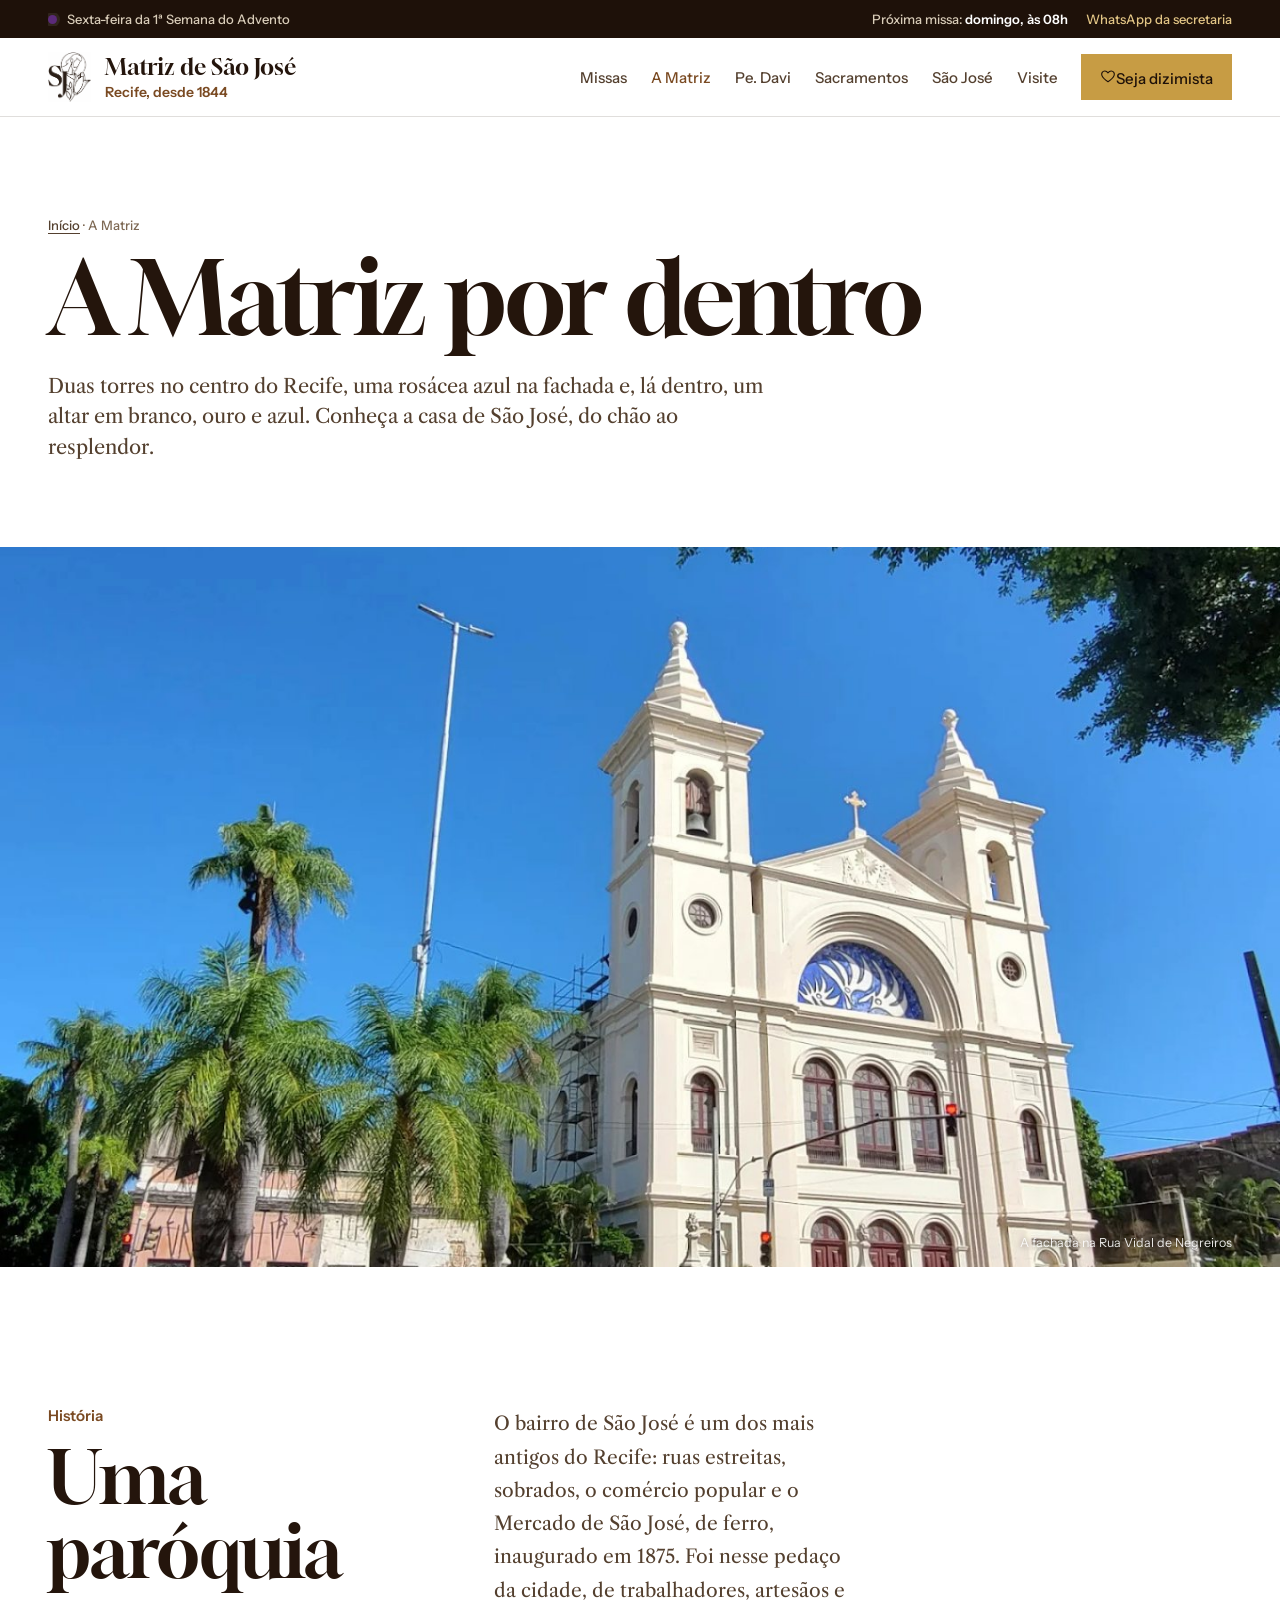
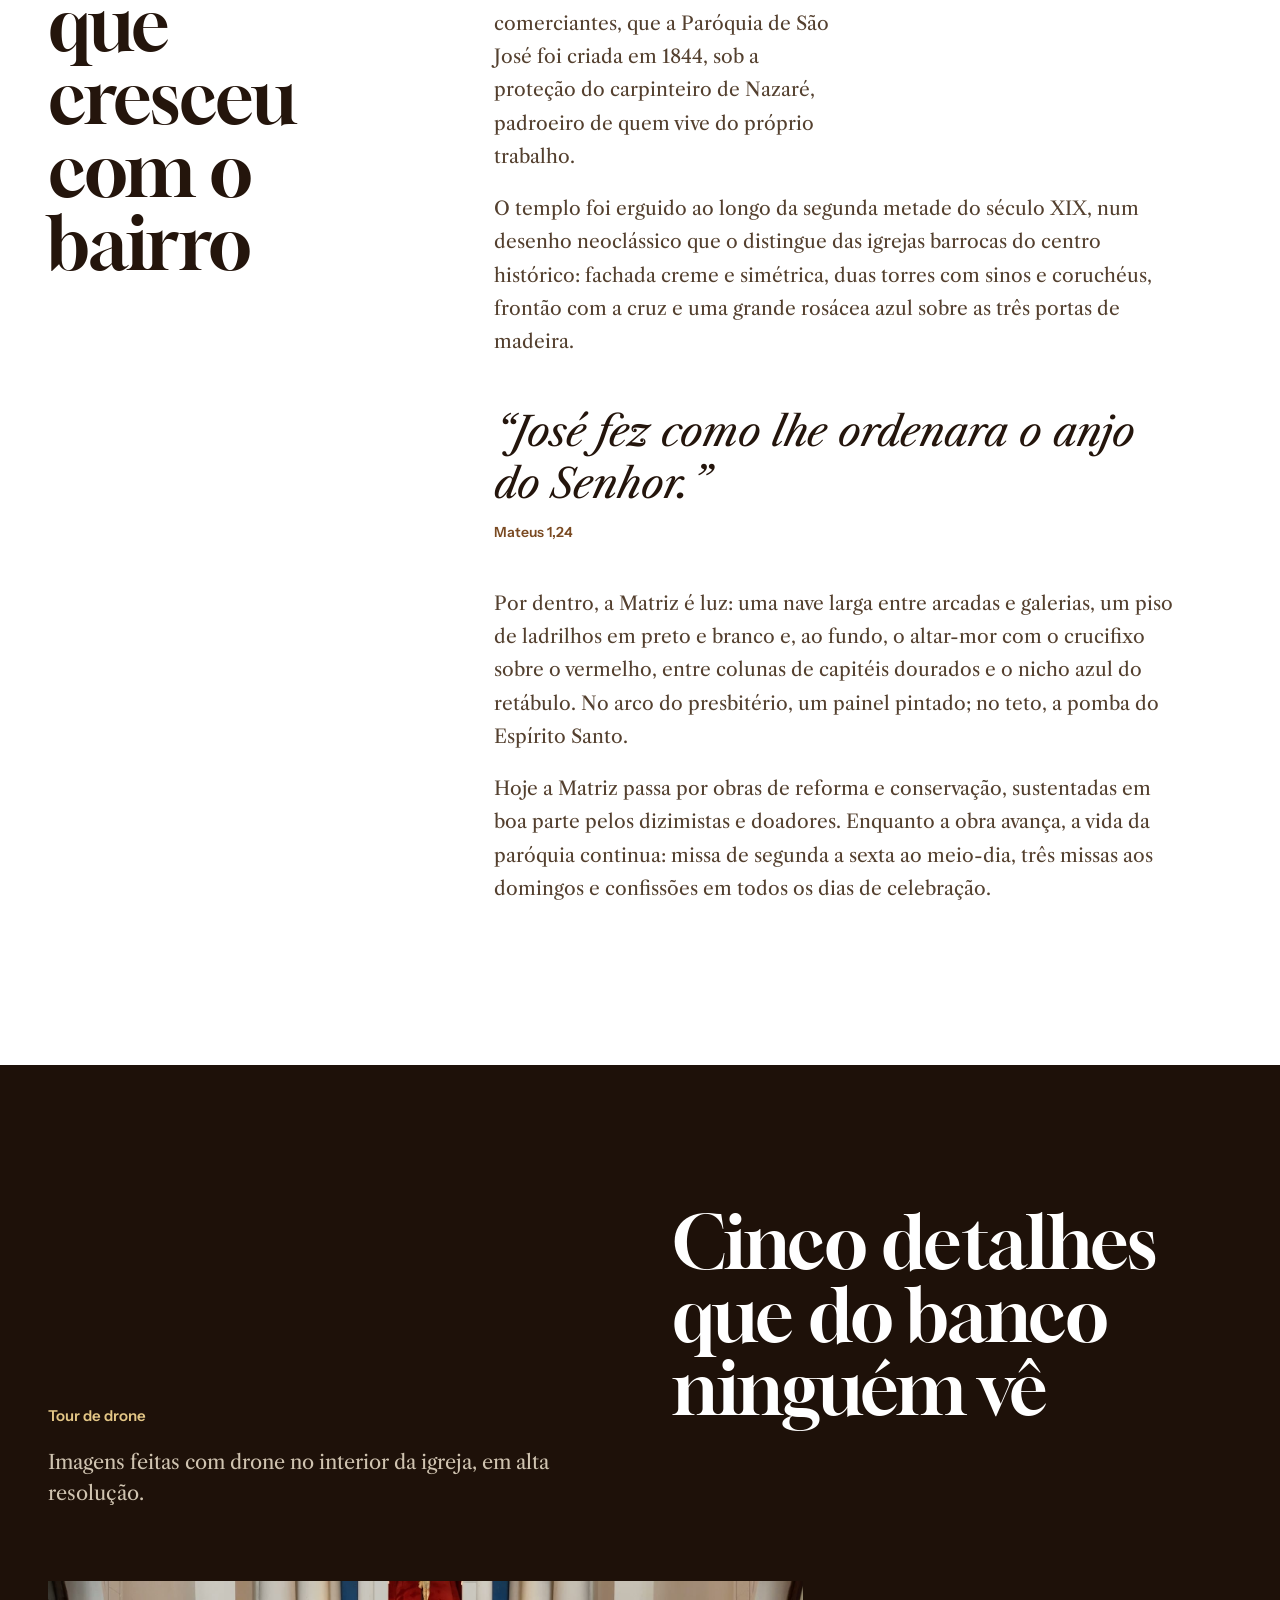
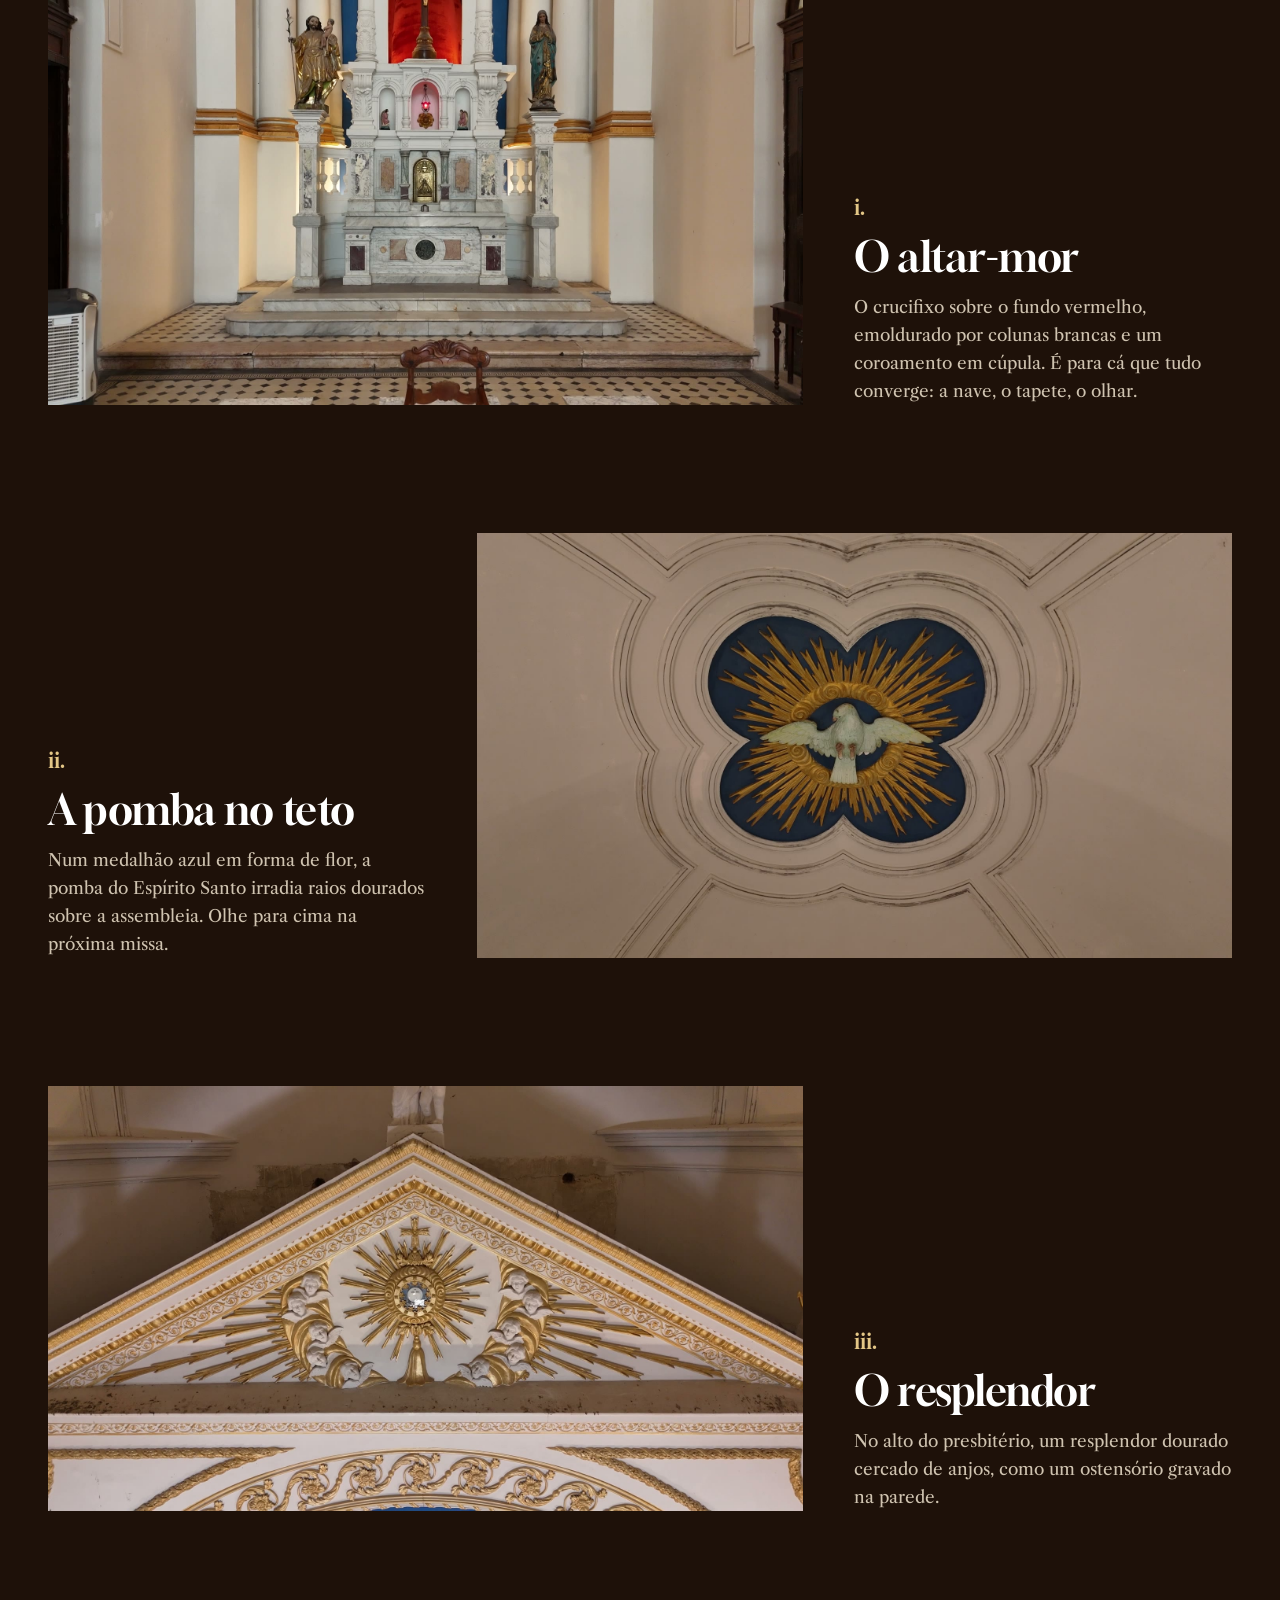
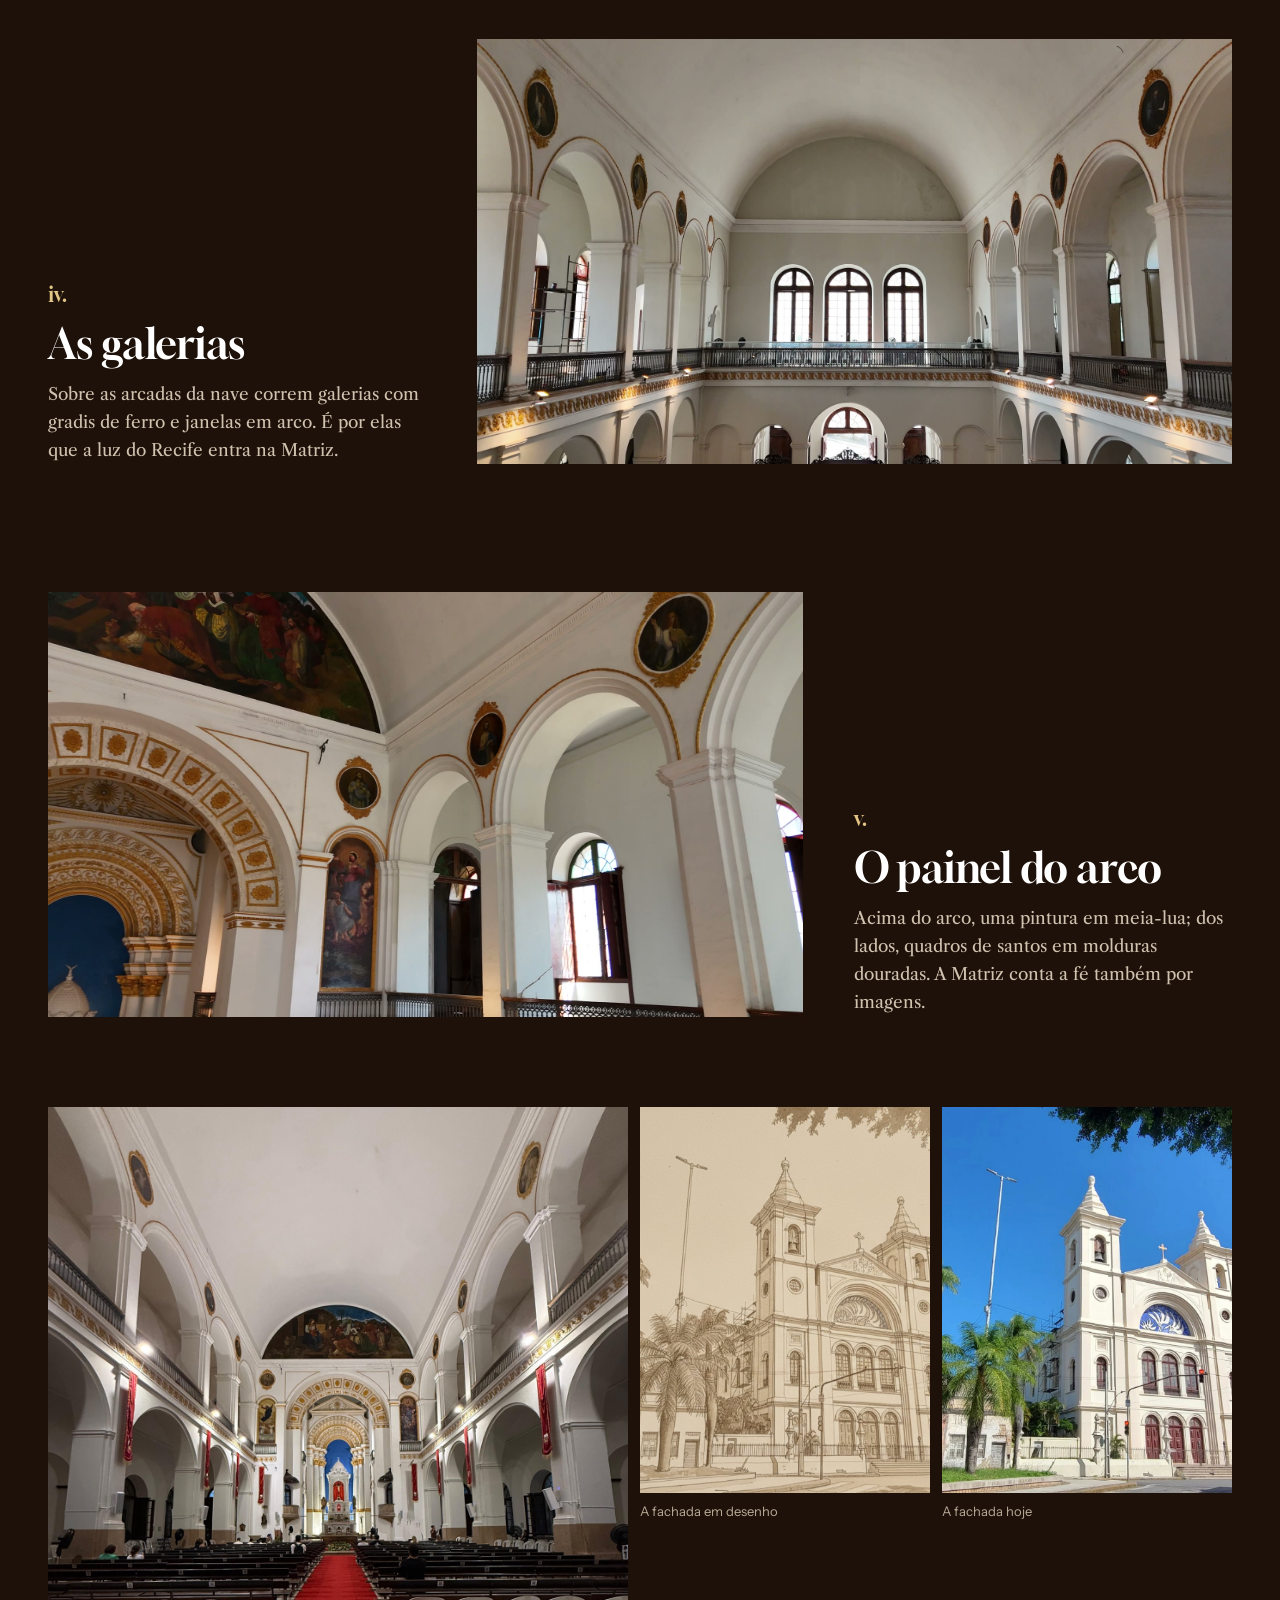
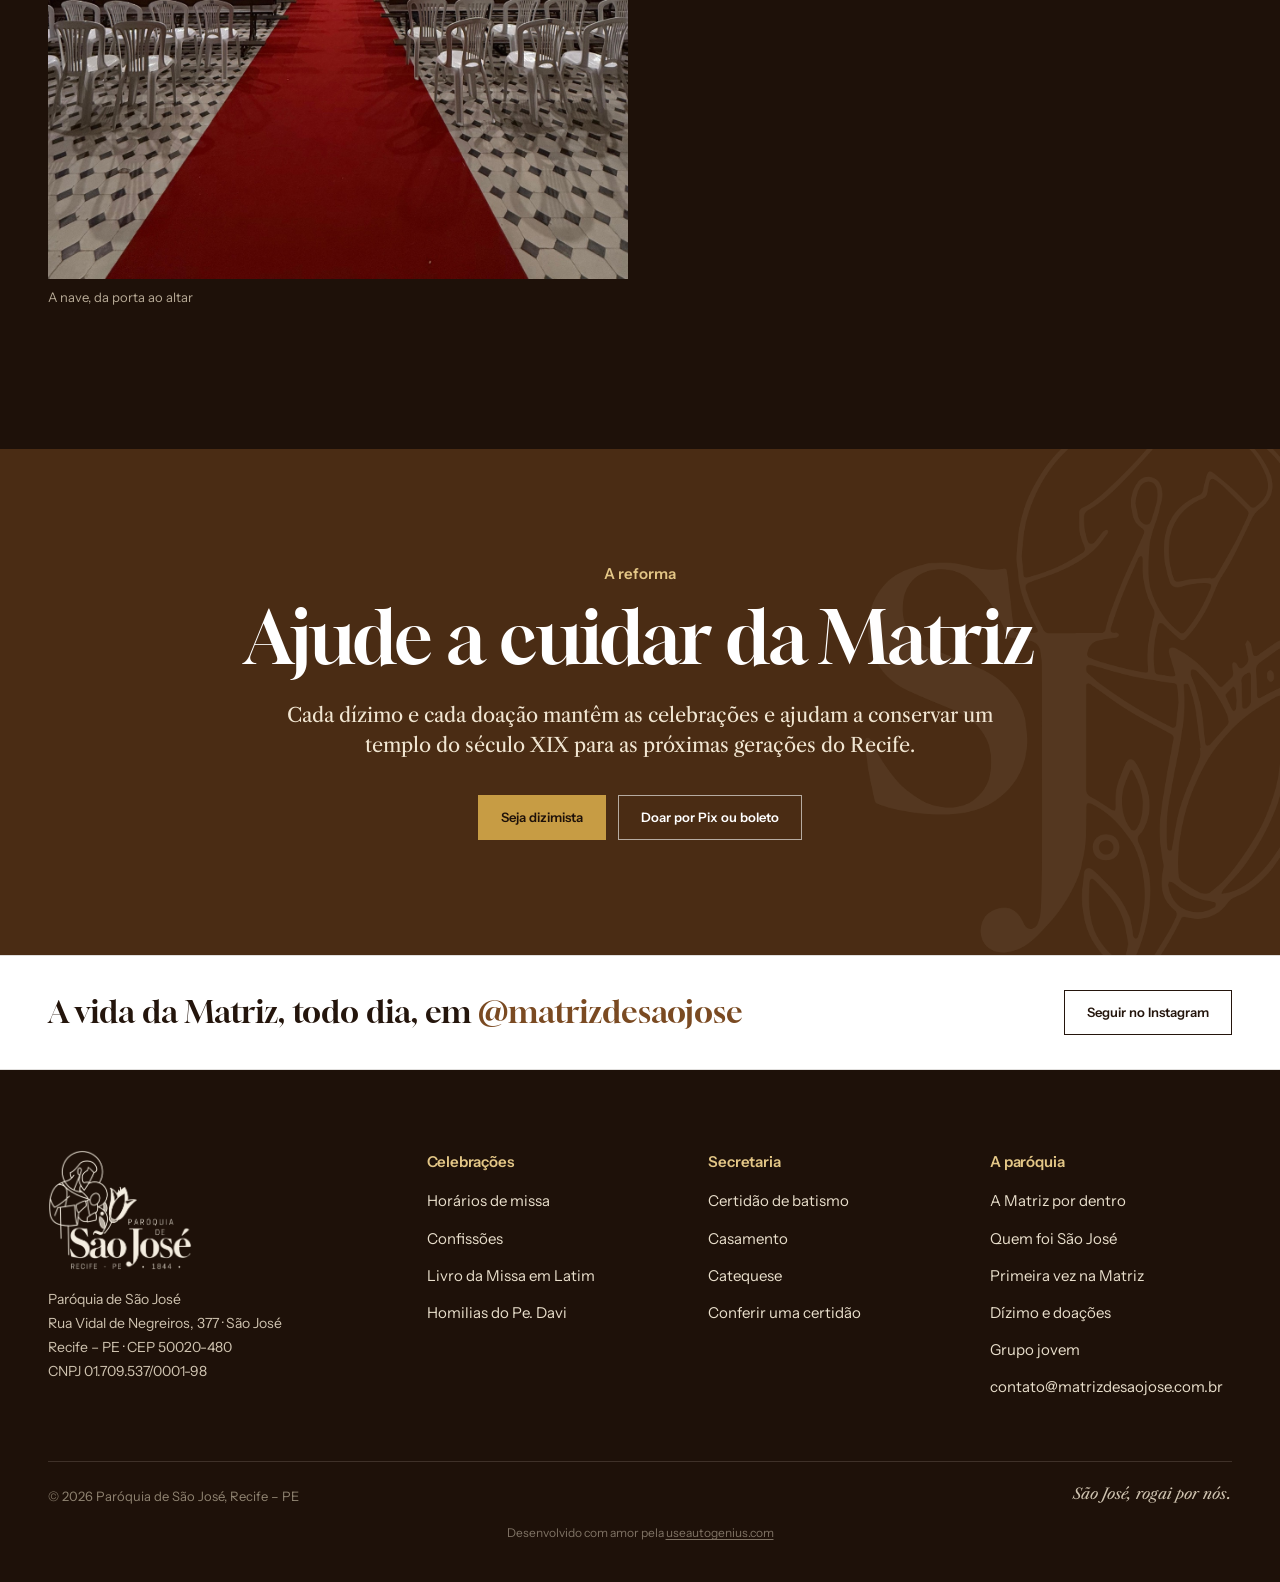
<file: a-matriz/index.html>
<!doctype html>
<html lang="pt-BR">
<head>
<meta charset="utf-8">
<meta name="viewport" content="width=device-width, initial-scale=1, viewport-fit=cover">
<title>A Matriz por dentro · história e tour de drone · Matriz de São José, Recife</title>
<meta name="description" content="História da Matriz de São José, no bairro de São José, Recife, paróquia desde 1844, e um tour em vídeo de drone pelo altar-mor, o resplendor, as galerias e os painéis.">
<link rel="canonical" href="https://matrizsao-jose.vercel.app/a-matriz/">
<meta name="theme-color" content="#1e1109">
<meta name="robots" content="index, follow, max-image-preview:large">
<meta property="og:type" content="website">
<meta property="og:locale" content="pt_BR">
<meta property="og:site_name" content="Matriz de São José">
<meta property="og:title" content="A Matriz de São José por dentro">
<meta property="og:description" content="História da Matriz de São José, no bairro de São José, Recife, paróquia desde 1844, e um tour em vídeo de drone pelo altar-mor, o resplendor, as galerias e os painéis.">
<meta property="og:url" content="https://matrizsao-jose.vercel.app/a-matriz/">
<meta property="og:image" content="https://matrizsao-jose.vercel.app/assets/img/og-matriz-sao-jose.jpg">
<meta property="og:image:width" content="1200">
<meta property="og:image:height" content="630">
<meta property="og:image:alt" content="Matriz de São José, Recife – PE, desde 1844: fachada da igreja ao entardecer com o monograma SJ">
<meta name="twitter:card" content="summary_large_image">
<meta name="twitter:title" content="A Matriz de São José por dentro">
<meta name="twitter:description" content="História da Matriz de São José, no bairro de São José, Recife, paróquia desde 1844, e um tour em vídeo de drone pelo altar-mor, o resplendor, as galerias e os painéis.">
<meta name="twitter:image" content="https://matrizsao-jose.vercel.app/assets/img/og-matriz-sao-jose.jpg">
<link rel="icon" href="/favicon.ico" sizes="any">
<link rel="icon" type="image/png" sizes="192x192" href="/assets/img/icon-192.png">
<link rel="apple-touch-icon" href="/assets/img/apple-touch-icon.png">
<link rel="manifest" href="/site.webmanifest">
<link rel="alternate" type="text/plain" title="Resumo para IAs" href="/llms.txt">
<link rel="preconnect" href="https://fonts.googleapis.com">
<link rel="preconnect" href="https://fonts.gstatic.com" crossorigin>
<link href="https://fonts.googleapis.com/css2?family=Gloock&family=Libre+Caslon+Text:ital,wght@0,400;0,700;1,400&family=Instrument+Sans:wght@400;500;600&display=swap" rel="stylesheet">
<link rel="stylesheet" href="/assets/css/site.css?v=1ea8c385">

<script type="application/ld+json">
{
 "@context": "https://schema.org",
 "@graph": [
  {
   "@type": "WebPage",
   "name": "A Matriz de São José",
   "url": "https://matrizsao-jose.vercel.app/a-matriz/",
   "inLanguage": "pt-BR",
   "about": {
    "@id": "https://matrizsao-jose.vercel.app/#paroquia"
   },
   "primaryImageOfPage": "https://matrizsao-jose.vercel.app/assets/img/matriz-fachada-dia.jpg"
  },
  {
   "@type": "BreadcrumbList",
   "itemListElement": [
    {
     "@type": "ListItem",
     "position": 1,
     "name": "Início",
     "item": "https://matrizsao-jose.vercel.app/"
    },
    {
     "@type": "ListItem",
     "position": 2,
     "name": "A Matriz",
     "item": "https://matrizsao-jose.vercel.app/a-matriz/"
    }
   ]
  },
  {
   "@type": "VideoObject",
   "name": "Tour de drone pelo interior da Matriz de São José",
   "description": "Imagens de drone do altar-mor, do teto com a pomba do Espírito Santo, do resplendor, das galerias e dos painéis da Matriz de São José, Recife.",
   "thumbnailUrl": "https://matrizsao-jose.vercel.app/assets/video/altar.jpg",
   "contentUrl": "https://matrizsao-jose.vercel.app/assets/video/altar.mp4",
   "uploadDate": "2026-11-10",
   "publisher": {
    "@id": "https://matrizsao-jose.vercel.app/#paroquia"
   }
  }
 ]
}
</script>
</head>
<body>
<a class="skip" href="#conteudo">Pular para o conteúdo</a>
<svg width="0" height="0" style="position:absolute" aria-hidden="true"><symbol id="i-arrow" viewBox="0 0 24 24" fill="none" stroke="currentColor" stroke-width="1.7" stroke-linecap="round" stroke-linejoin="round"><path d="M4 12h16M14 6l6 6-6 6"/></symbol><symbol id="i-play" viewBox="0 0 24 24" fill="none" stroke="currentColor" stroke-width="1.7" stroke-linecap="round" stroke-linejoin="round"><path d="M8 5.5v13a1 1 0 0 0 1.5.86l11-6.5a1 1 0 0 0 0-1.72l-11-6.5A1 1 0 0 0 8 5.5z" fill="currentColor" stroke="none"/></symbol><symbol id="i-menu" viewBox="0 0 24 24" fill="none" stroke="currentColor" stroke-width="1.7" stroke-linecap="round" stroke-linejoin="round"><path d="M3 7h18M3 12h18M3 17h18"/></symbol><symbol id="i-clock" viewBox="0 0 24 24" fill="none" stroke="currentColor" stroke-width="1.7" stroke-linecap="round" stroke-linejoin="round"><circle cx="12" cy="12" r="9"/><path d="M12 7v5l3 2"/></symbol><symbol id="i-wa" viewBox="0 0 24 24" fill="none" stroke="currentColor" stroke-width="1.7" stroke-linecap="round" stroke-linejoin="round"><path d="M4 20l1.3-3.9A8.5 8.5 0 1 1 8.4 19z"/><path d="M9 8.8c0 3.3 2.9 6.2 6.2 6.2l1.2-1.6-2-1-1 .8a4.6 4.6 0 0 1-2.6-2.6l.8-1-1-2z"/></symbol><symbol id="i-heart" viewBox="0 0 24 24" fill="none" stroke="currentColor" stroke-width="1.7" stroke-linecap="round" stroke-linejoin="round"><path d="M12 20.5s-7.5-4.6-9.2-9.4C1.6 7.6 3.9 4.5 7.2 4.5c2 0 3.6 1.1 4.8 2.8 1.2-1.7 2.8-2.8 4.8-2.8 3.3 0 5.6 3.1 4.4 6.6-1.7 4.8-9.2 9.4-9.2 9.4z"/></symbol><symbol id="i-ig" viewBox="0 0 24 24" fill="none" stroke="currentColor" stroke-width="1.7" stroke-linecap="round" stroke-linejoin="round"><rect x="3.5" y="3.5" width="17" height="17" rx="4.5"/><circle cx="12" cy="12" r="4"/><circle cx="17" cy="7" r=".6" fill="currentColor"/></symbol><symbol id="i-yt" viewBox="0 0 24 24" fill="none" stroke="currentColor" stroke-width="1.7" stroke-linecap="round" stroke-linejoin="round"><rect x="2.5" y="5.5" width="19" height="13" rx="3.5"/><path d="M10 9.2v5.6l5-2.8z" fill="currentColor" stroke="none"/></symbol><symbol id="i-pin" viewBox="0 0 24 24" fill="none" stroke="currentColor" stroke-width="1.7" stroke-linecap="round" stroke-linejoin="round"><path d="M12 21s-6.5-6.1-6.5-11a6.5 6.5 0 0 1 13 0c0 4.9-6.5 11-6.5 11z"/><circle cx="12" cy="10" r="2.3"/></symbol><symbol id="i-home" viewBox="0 0 24 24" fill="none" stroke="currentColor" stroke-width="1.7" stroke-linecap="round" stroke-linejoin="round"><path d="M4 10.5 12 4l8 6.5V20H4z"/><path d="M10 20v-5.5h4V20"/></symbol><symbol id="i-lock" viewBox="0 0 24 24" fill="none" stroke="currentColor" stroke-width="1.7" stroke-linecap="round" stroke-linejoin="round"><rect x="5" y="11" width="14" height="10"/><path d="M8 11V8a4 4 0 0 1 8 0v3"/></symbol></svg>
<div class="liturgy" data-cor>
  <div class="wrap">
    <span class="day"><i class="dot" aria-hidden="true"></i><span data-liturgia>Tempo Comum</span></span>
    <span class="next"><span>Próxima missa: <b data-proxima>consulte os horários</b></span><a class="wa" href="https://wa.me/558132245801">WhatsApp da secretaria</a></span>
  </div>
</div>
<header class="site-header">
  <div class="wrap nav">
    <a class="brand" href="/" aria-label="Matriz de São José — início">
      <img src="/assets/img/monograma-sj-escuro.png" alt="" width="44" height="51">
      <span>Matriz de São José<small>Recife, desde 1844</small></span>
    </a>
    <button class="burger" aria-label="Abrir menu" aria-expanded="false" aria-controls="menu"><svg aria-hidden="true"><use href="#i-menu"/></svg></button>
    <ul class="menu" id="menu"><li><a href="/#missas">Missas</a></li><li><a href="/a-matriz/" aria-current="page">A Matriz</a></li><li><a href="/#pe-davi">Pe. Davi</a></li><li><a href="/#sacramentos">Sacramentos</a></li><li><a href="/sao-jose/">São José</a></li><li><a href="/#visite">Visite</a></li><li><a class="btn btn-gold" href="https://www.asaas.com/c/fw001yxxge7pea3w" target="_blank" rel="noopener"><svg aria-hidden="true"><use href="#i-heart"/></svg>Seja dizimista</a></li></ul>
  </div>
</header>
<main id="conteudo">
  <header class="page-head">
    <div class="wrap">
      <nav class="crumbs" aria-label="Você está em"><a href="/">Início</a> · A Matriz</nav>
      <h1>A Matriz por dentro</h1>
      <p class="lede">Duas torres no centro do Recife, uma rosácea azul na fachada e, lá dentro, um altar em branco, ouro e azul. Conheça a casa de São José, do chão ao resplendor.</p>
    </div>
  </header>
  <figure class="banner">
    <img src="/assets/img/matriz-fachada-dia.jpg" alt="Fachada da Matriz de São José com as duas torres, a rosácea azul e as palmeiras do adro" width="1440" height="1080" style="object-position:50% 40%">
    <figcaption>A fachada na Rua Vidal de Negreiros</figcaption>
  </figure>

  <section class="sec" id="historia">
    <div class="wrap cols">
      <div><span class="rubric reveal">História</span><h2 class="reveal" style="margin-top:16px">Uma paróquia que cresceu com o bairro</h2></div>
      <div class="prose reveal">
        <p class="first">O bairro de São José é um dos mais antigos do Recife: ruas estreitas, sobrados, o comércio popular e o Mercado de São José, de ferro, inaugurado em 1875. Foi nesse pedaço da cidade, de trabalhadores, artesãos e comerciantes, que a Paróquia de São José foi criada em 1844, sob a proteção do carpinteiro de Nazaré, padroeiro de quem vive do próprio trabalho.</p>
        <p>O templo foi erguido ao longo da segunda metade do século XIX, num desenho neoclássico que o distingue das igrejas barrocas do centro histórico: fachada creme e simétrica, duas torres com sinos e coruchéus, frontão com a cruz e uma grande rosácea azul sobre as três portas de madeira.</p>
        <blockquote class="quote">“José fez como lhe ordenara o anjo do Senhor.”<cite>Mateus 1,24</cite></blockquote>
        <p>Por dentro, a Matriz é luz: uma nave larga entre arcadas e galerias, um piso de ladrilhos em preto e branco e, ao fundo, o altar-mor com o crucifixo sobre o vermelho, entre colunas de capitéis dourados e o nicho azul do retábulo. No arco do presbitério, um painel pintado; no teto, a pomba do Espírito Santo.</p>
        <p>Hoje a Matriz passa por obras de reforma e conservação, sustentadas em boa parte pelos dizimistas e doadores. Enquanto a obra avança, a vida da paróquia continua: missa de segunda a sexta ao meio-dia, três missas aos domingos e confissões em todos os dias de celebração.</p>
      </div>
    </div>
  </section>

  <section class="sec dark" id="tour">
    <div class="wrap">
      <div class="head reveal">
        <span class="rubric">Tour de drone</span>
        <h2 style="color:#fff">Cinco detalhes que do banco ninguém vê</h2>
        <p class="lede">Imagens feitas com drone no interior da igreja, em alta resolução.</p>
      </div>
      <div class="tour">
        <article class="chap reveal"><div class="chap-media"><video data-src="/assets/video/altar.mp4" poster="/assets/video/altar.jpg" muted loop playsinline preload="none" data-inview aria-label="Drone subindo diante do altar-mor"></video></div>
          <div><span class="num">i.</span><h3>O altar-mor</h3><p>O crucifixo sobre o fundo vermelho, emoldurado por colunas brancas e um coroamento em cúpula. É para cá que tudo converge: a nave, o tapete, o olhar.</p></div></article>
        <article class="chap reveal"><div class="chap-media"><video data-src="/assets/video/espirito-santo.mp4" poster="/assets/video/espirito-santo.jpg" muted loop playsinline preload="none" data-inview aria-label="Medalhão do teto com a pomba do Espírito Santo"></video></div>
          <div><span class="num">ii.</span><h3>A pomba no teto</h3><p>Num medalhão azul em forma de flor, a pomba do Espírito Santo irradia raios dourados sobre a assembleia. Olhe para cima na próxima missa.</p></div></article>
        <article class="chap reveal"><div class="chap-media"><video data-src="/assets/video/frontao.mp4" poster="/assets/video/frontao.jpg" muted loop playsinline preload="none" data-inview aria-label="Resplendor dourado com anjos no alto do presbitério"></video></div>
          <div><span class="num">iii.</span><h3>O resplendor</h3><p>No alto do presbitério, um resplendor dourado cercado de anjos, como um ostensório gravado na parede.</p></div></article>
        <article class="chap reveal"><div class="chap-media"><video data-src="/assets/video/galerias.mp4" poster="/assets/video/galerias.jpg" muted loop playsinline preload="none" data-inview aria-label="Galerias superiores e janelas da nave"></video></div>
          <div><span class="num">iv.</span><h3>As galerias</h3><p>Sobre as arcadas da nave correm galerias com gradis de ferro e janelas em arco. É por elas que a luz do Recife entra na Matriz.</p></div></article>
        <article class="chap reveal"><div class="chap-media"><video data-src="/assets/video/paineis.mp4" poster="/assets/video/paineis.jpg" muted loop playsinline preload="none" data-inview aria-label="Painel pintado no arco do presbitério"></video></div>
          <div><span class="num">v.</span><h3>O painel do arco</h3><p>Acima do arco, uma pintura em meia-lua; dos lados, quadros de santos em molduras douradas. A Matriz conta a fé também por imagens.</p></div></article>
      </div>
      <div class="gallery">
        <figure class="reveal"><img src="/assets/img/nave-central.jpg" alt="Nave central vista da entrada" loading="lazy"><figcaption>A nave, da porta ao altar</figcaption></figure>
        <figure class="reveal"><img src="/assets/img/matriz-fachada-sepia.jpg" alt="Desenho em sépia da fachada da Matriz" loading="lazy" style="object-position:55% 50%"><figcaption>A fachada em desenho</figcaption></figure>
        <figure class="reveal"><img src="/assets/img/matriz-fachada-dia.jpg" alt="Fachada da Matriz em dia de sol" loading="lazy" style="object-position:55% 50%"><figcaption>A fachada hoje</figcaption></figure>
      </div>
    </div>
  </section>

  <section class="sec give" style="padding:clamp(70px,9vw,120px) 0">
    <div class="wrap" style="max-width:900px;text-align:center">
      <span class="rubric reveal">A reforma</span>
      <h2 class="reveal">Ajude a cuidar da Matriz</h2>
      <p class="lede reveal" style="margin:0 auto 34px">Cada dízimo e cada doação mantêm as celebrações e ajudam a conservar um templo do século XIX para as próximas gerações do Recife.</p>
      <div class="reveal" style="display:flex;gap:12px;justify-content:center;flex-wrap:wrap">
        <a class="btn btn-gold" href="https://www.asaas.com/c/fw001yxxge7pea3w" target="_blank" rel="noopener">Seja dizimista</a>
        <a class="btn btn-light" href="https://wa.me/558132245801?text=Ol%C3%A1%21%20Quero%20fazer%20uma%20doa%C3%A7%C3%A3o%20para%20a%20Matriz%20de%20S%C3%A3o%20Jos%C3%A9%20por%20Pix%20ou%20boleto." target="_blank" rel="noopener">Doar por Pix ou boleto</a>
      </div>
    </div>
  </section>

</main>
<section class="ig" aria-label="Instagram">
  <div class="wrap">
    <p>A vida da Matriz, todo dia, em <a href="https://www.instagram.com/matrizdesaojose/" target="_blank" rel="noopener">@matrizdesaojose</a></p>
    <a class="btn" href="https://www.instagram.com/matrizdesaojose/" target="_blank" rel="noopener">Seguir no Instagram</a>
  </div>
</section>
<footer class="site-footer">
  <div class="wrap">
    <div class="foot">
      <div>
        <img src="/assets/img/logo-creme.png" alt="Paróquia de São José · Recife – PE · 1844" width="144" height="120" loading="lazy">
        <p>Paróquia de São José<br>Rua Vidal de Negreiros, 377 · São José<br>Recife – PE · CEP 50020-480<br>CNPJ 01.709.537/0001-98</p>
      </div>
      <div><h4>Celebrações</h4><ul>
        <li><a href="/#missas">Horários de missa</a></li><li><a href="/#missas">Confissões</a></li>
        <li><a href="https://drive.google.com/file/d/1Oa4m8mOYm9moAjNcewmuWGRhUWsKcy-6/view?usp=sharing">Livro da Missa em Latim</a></li>
        <li><a href="/#pe-davi">Homilias do Pe. Davi</a></li></ul></div>
      <div><h4>Secretaria</h4><ul>
        <li><a href="https://wa.me/558132245801?text=Ol%C3%A1%21%20Preciso%20de%20uma%20certid%C3%A3o%20de%20batismo%20da%20Matriz%20de%20S%C3%A3o%20Jos%C3%A9.">Certidão de batismo</a></li><li><a href="https://wa.me/558132245801?text=Ol%C3%A1%21%20Quero%20abrir%20o%20processo%20de%20casamento%20na%20Matriz%20de%20S%C3%A3o%20Jos%C3%A9.">Casamento</a></li>
        <li><a href="https://wa.me/558132245801?text=Ol%C3%A1%21%20Quero%20saber%20das%20inscri%C3%A7%C3%B5es%20da%20catequese%20de%20jovens%20e%20adultos.">Catequese</a></li><li><a href="https://wa.me/558132245801?text=Ol%C3%A1%21%20Quero%20conferir%20a%20autenticidade%20de%20uma%20certid%C3%A3o%20emitida%20pela%20par%C3%B3quia.">Conferir uma certidão</a></li></ul></div>
      <div><h4>A paróquia</h4><ul>
        <li><a href="/a-matriz/">A Matriz por dentro</a></li><li><a href="/sao-jose/">Quem foi São José</a></li>
        <li><a href="/#primeira-vez">Primeira vez na Matriz</a></li><li><a href="/#dizimo">Dízimo e doações</a></li><li><a href="https://chat.whatsapp.com/HoxMIQxl9ef3jNXhMayMEE" target="_blank" rel="noopener">Grupo jovem</a></li><li><a href="mailto:contato@matrizdesaojose.com.br">contato@matrizdesaojose.com.br</a></li></ul></div>
    </div>
    <div class="legal"><span>© <span data-year>2026</span> Paróquia de São José, Recife – PE</span><i>São José, rogai por nós.</i></div>
    <p class="credit">Desenvolvido com amor pela <a href="https://useautogenius.com" target="_blank" rel="noopener">useautogenius.com</a></p>
  </div>
</footer>
<nav class="mbar" aria-label="Atalhos">
  <a href="/#missas"><svg aria-hidden="true"><use href="#i-clock"/></svg>Missas</a>
  <a href="https://wa.me/558132245801"><svg aria-hidden="true"><use href="#i-wa"/></svg>WhatsApp</a>
  <a class="red" href="https://www.asaas.com/c/fw001yxxge7pea3w" target="_blank" rel="noopener"><svg aria-hidden="true"><use href="#i-heart"/></svg>Dízimo</a>
</nav>
<script src="/assets/js/site.js?v=1ea8c385" defer></script>
</body>
</html>
</file>
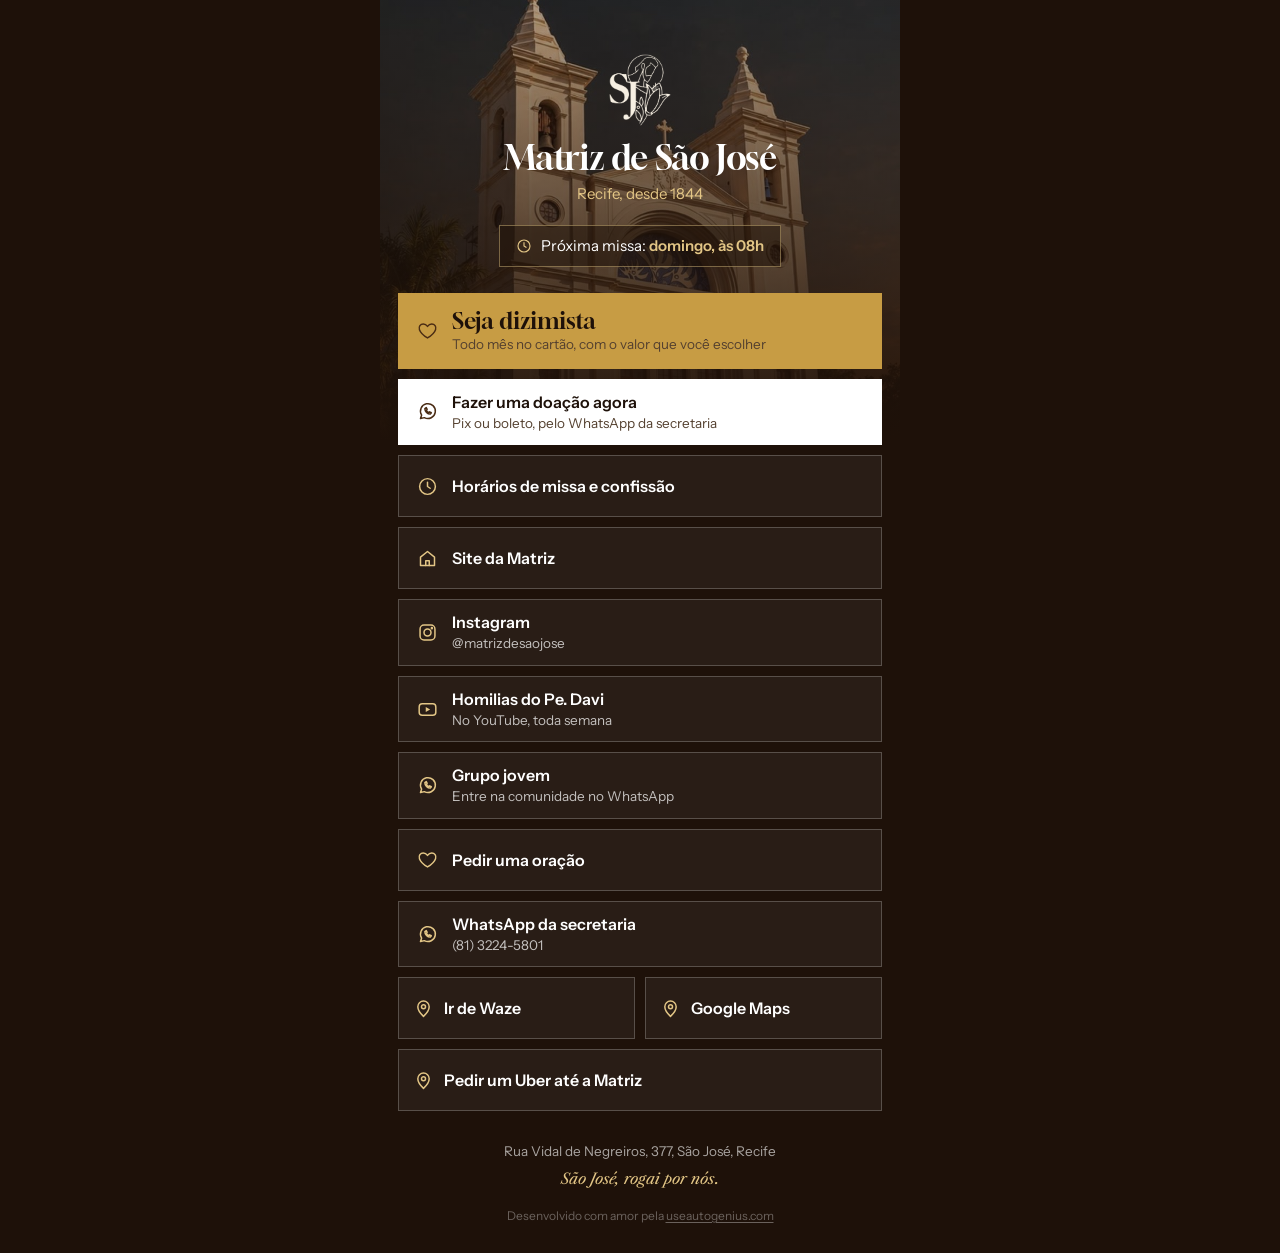
<file: links/index.html>
<!doctype html>
<html lang="pt-BR">
<head>
<meta charset="utf-8">
<meta name="viewport" content="width=device-width, initial-scale=1, viewport-fit=cover">
<title>Matriz de São José · links</title>
<meta name="description" content="Atalhos da Matriz de São José, Recife: seja dizimista, faça uma doação, horários de missa, site, Instagram, YouTube, WhatsApp e como chegar.">
<link rel="canonical" href="https://matrizsao-jose.vercel.app/links/">
<meta name="theme-color" content="#1e1109">
<meta name="robots" content="noindex, follow">
<meta property="og:type" content="website">
<meta property="og:locale" content="pt_BR">
<meta property="og:site_name" content="Matriz de São José">
<meta property="og:title" content="Matriz de São José · Recife">
<meta property="og:description" content="Atalhos da Matriz de São José, Recife: seja dizimista, faça uma doação, horários de missa, site, Instagram, YouTube, WhatsApp e como chegar.">
<meta property="og:url" content="https://matrizsao-jose.vercel.app/links/">
<meta property="og:image" content="https://matrizsao-jose.vercel.app/assets/img/og-matriz-sao-jose.jpg">
<meta property="og:image:width" content="1200">
<meta property="og:image:height" content="630">
<meta property="og:image:alt" content="Matriz de São José, Recife – PE, desde 1844: fachada da igreja ao entardecer com o monograma SJ">
<meta name="twitter:card" content="summary_large_image">
<meta name="twitter:title" content="Matriz de São José · Recife">
<meta name="twitter:description" content="Atalhos da Matriz de São José, Recife: seja dizimista, faça uma doação, horários de missa, site, Instagram, YouTube, WhatsApp e como chegar.">
<meta name="twitter:image" content="https://matrizsao-jose.vercel.app/assets/img/og-matriz-sao-jose.jpg">
<link rel="icon" href="/favicon.ico" sizes="any">
<link rel="icon" type="image/png" sizes="192x192" href="/assets/img/icon-192.png">
<link rel="apple-touch-icon" href="/assets/img/apple-touch-icon.png">
<link rel="manifest" href="/site.webmanifest">
<link rel="alternate" type="text/plain" title="Resumo para IAs" href="/llms.txt">
<link rel="preconnect" href="https://fonts.googleapis.com">
<link rel="preconnect" href="https://fonts.gstatic.com" crossorigin>
<link href="https://fonts.googleapis.com/css2?family=Gloock&family=Libre+Caslon+Text:ital,wght@0,400;0,700;1,400&family=Instrument+Sans:wght@400;500;600&display=swap" rel="stylesheet">
<link rel="stylesheet" href="/assets/css/site.css?v=1ea8c385">
<link rel="preload" as="image" href="/assets/img/hero-matriz-m.jpg">

</head>
<body class="lk-body">
<a class="skip" href="#conteudo">Pular para o conteúdo</a>
<svg width="0" height="0" style="position:absolute" aria-hidden="true"><symbol id="i-arrow" viewBox="0 0 24 24" fill="none" stroke="currentColor" stroke-width="1.7" stroke-linecap="round" stroke-linejoin="round"><path d="M4 12h16M14 6l6 6-6 6"/></symbol><symbol id="i-play" viewBox="0 0 24 24" fill="none" stroke="currentColor" stroke-width="1.7" stroke-linecap="round" stroke-linejoin="round"><path d="M8 5.5v13a1 1 0 0 0 1.5.86l11-6.5a1 1 0 0 0 0-1.72l-11-6.5A1 1 0 0 0 8 5.5z" fill="currentColor" stroke="none"/></symbol><symbol id="i-menu" viewBox="0 0 24 24" fill="none" stroke="currentColor" stroke-width="1.7" stroke-linecap="round" stroke-linejoin="round"><path d="M3 7h18M3 12h18M3 17h18"/></symbol><symbol id="i-clock" viewBox="0 0 24 24" fill="none" stroke="currentColor" stroke-width="1.7" stroke-linecap="round" stroke-linejoin="round"><circle cx="12" cy="12" r="9"/><path d="M12 7v5l3 2"/></symbol><symbol id="i-wa" viewBox="0 0 24 24" fill="none" stroke="currentColor" stroke-width="1.7" stroke-linecap="round" stroke-linejoin="round"><path d="M4 20l1.3-3.9A8.5 8.5 0 1 1 8.4 19z"/><path d="M9 8.8c0 3.3 2.9 6.2 6.2 6.2l1.2-1.6-2-1-1 .8a4.6 4.6 0 0 1-2.6-2.6l.8-1-1-2z"/></symbol><symbol id="i-heart" viewBox="0 0 24 24" fill="none" stroke="currentColor" stroke-width="1.7" stroke-linecap="round" stroke-linejoin="round"><path d="M12 20.5s-7.5-4.6-9.2-9.4C1.6 7.6 3.9 4.5 7.2 4.5c2 0 3.6 1.1 4.8 2.8 1.2-1.7 2.8-2.8 4.8-2.8 3.3 0 5.6 3.1 4.4 6.6-1.7 4.8-9.2 9.4-9.2 9.4z"/></symbol><symbol id="i-ig" viewBox="0 0 24 24" fill="none" stroke="currentColor" stroke-width="1.7" stroke-linecap="round" stroke-linejoin="round"><rect x="3.5" y="3.5" width="17" height="17" rx="4.5"/><circle cx="12" cy="12" r="4"/><circle cx="17" cy="7" r=".6" fill="currentColor"/></symbol><symbol id="i-yt" viewBox="0 0 24 24" fill="none" stroke="currentColor" stroke-width="1.7" stroke-linecap="round" stroke-linejoin="round"><rect x="2.5" y="5.5" width="19" height="13" rx="3.5"/><path d="M10 9.2v5.6l5-2.8z" fill="currentColor" stroke="none"/></symbol><symbol id="i-pin" viewBox="0 0 24 24" fill="none" stroke="currentColor" stroke-width="1.7" stroke-linecap="round" stroke-linejoin="round"><path d="M12 21s-6.5-6.1-6.5-11a6.5 6.5 0 0 1 13 0c0 4.9-6.5 11-6.5 11z"/><circle cx="12" cy="10" r="2.3"/></symbol><symbol id="i-home" viewBox="0 0 24 24" fill="none" stroke="currentColor" stroke-width="1.7" stroke-linecap="round" stroke-linejoin="round"><path d="M4 10.5 12 4l8 6.5V20H4z"/><path d="M10 20v-5.5h4V20"/></symbol><symbol id="i-lock" viewBox="0 0 24 24" fill="none" stroke="currentColor" stroke-width="1.7" stroke-linecap="round" stroke-linejoin="round"><rect x="5" y="11" width="14" height="10"/><path d="M8 11V8a4 4 0 0 1 8 0v3"/></symbol></svg>
<main id="conteudo">
<div class="lk">
  <header class="lk-top">
    <img src="/assets/img/monograma-sj-creme.png" alt="" width="62" height="72">
    <h1>Matriz de São José</h1>
    <p class="lk-sub">Recife, desde 1844</p>
    <p class="lk-next"><svg aria-hidden="true"><use href="#i-clock"/></svg><span>Próxima missa: <b data-proxima>veja os horários</b></span></p>
  </header>
  <nav class="lk-list" aria-label="Atalhos da Matriz">
    <a class="lk-a lk-gold" href="https://www.asaas.com/c/fw001yxxge7pea3w" target="_blank" rel="noopener"><svg aria-hidden="true"><use href="#i-heart"/></svg><span><b>Seja dizimista</b><small>Todo mês no cartão, com o valor que você escolher</small></span></a>
    <a class="lk-a lk-white" href="https://wa.me/558132245801?text=Ol%C3%A1%21%20Quero%20fazer%20uma%20doa%C3%A7%C3%A3o%20para%20a%20Matriz%20de%20S%C3%A3o%20Jos%C3%A9%20por%20Pix%20ou%20boleto." target="_blank" rel="noopener"><svg aria-hidden="true"><use href="#i-wa"/></svg><span><b>Fazer uma doação agora</b><small>Pix ou boleto, pelo WhatsApp da secretaria</small></span></a>
    <a class="lk-a" href="/#missas"><svg aria-hidden="true"><use href="#i-clock"/></svg><span><b>Horários de missa e confissão</b></span></a>
    <a class="lk-a" href="/"><svg aria-hidden="true"><use href="#i-home"/></svg><span><b>Site da Matriz</b></span></a>
    <a class="lk-a" href="https://www.instagram.com/matrizdesaojose/" target="_blank" rel="noopener"><svg aria-hidden="true"><use href="#i-ig"/></svg><span><b>Instagram</b><small>@matrizdesaojose</small></span></a>
    <a class="lk-a" href="https://www.youtube.com/@davi_amelo/videos" target="_blank" rel="noopener"><svg aria-hidden="true"><use href="#i-yt"/></svg><span><b>Homilias do Pe. Davi</b><small>No YouTube, toda semana</small></span></a>
    <a class="lk-a" href="https://chat.whatsapp.com/HoxMIQxl9ef3jNXhMayMEE" target="_blank" rel="noopener"><svg aria-hidden="true"><use href="#i-wa"/></svg><span><b>Grupo jovem</b><small>Entre na comunidade no WhatsApp</small></span></a>
    <a class="lk-a" href="/#primeira-vez"><svg aria-hidden="true"><use href="#i-heart"/></svg><span><b>Pedir uma oração</b></span></a>
    <a class="lk-a" href="https://wa.me/558132245801?text=Ol%C3%A1%21%20Tenho%20uma%20d%C3%BAvida%20sobre%20a%20Matriz%20de%20S%C3%A3o%20Jos%C3%A9." target="_blank" rel="noopener"><svg aria-hidden="true"><use href="#i-wa"/></svg><span><b>WhatsApp da secretaria</b><small>(81) 3224-5801</small></span></a>
    <div class="lk-pair">
      <a class="lk-a" href="https://waze.com/ul?ll=-8.0723277%2C-34.8822693&amp;navigate=yes" target="_blank" rel="noopener"><svg aria-hidden="true"><use href="#i-pin"/></svg><span><b>Ir de Waze</b></span></a>
      <a class="lk-a" href="https://www.google.com/maps/dir/?api=1&amp;destination=Matriz%20de%20S%C3%A3o%20Jos%C3%A9%2C%20Rua%20Vidal%20de%20Negreiros%2C%20377%2C%20S%C3%A3o%20Jos%C3%A9%2C%20Recife%20-%20PE" target="_blank" rel="noopener"><svg aria-hidden="true"><use href="#i-pin"/></svg><span><b>Google Maps</b></span></a>
      <a class="lk-a lk-wide" href="https://m.uber.com/ul/?action=setPickup&amp;pickup=my_location&amp;dropoff%5Blatitude%5D=-8.0723277&amp;dropoff%5Blongitude%5D=-34.8822693&amp;dropoff%5Bnickname%5D=Matriz%20de%20S%C3%A3o%20Jos%C3%A9&amp;dropoff%5Bformatted_address%5D=Matriz%20de%20S%C3%A3o%20Jos%C3%A9%2C%20Rua%20Vidal%20de%20Negreiros%2C%20377%2C%20S%C3%A3o%20Jos%C3%A9%2C%20Recife%20-%20PE" target="_blank" rel="noopener"><svg aria-hidden="true"><use href="#i-pin"/></svg><span><b>Pedir um Uber até a Matriz</b></span></a>
    </div>
  </nav>
  <footer class="lk-foot">
    <p>Rua Vidal de Negreiros, 377, São José, Recife</p>
    <i>São José, rogai por nós.</i>
    <p class="credit">Desenvolvido com amor pela <a href="https://useautogenius.com" target="_blank" rel="noopener">useautogenius.com</a></p>
  </footer>
</div>

</main>
<script src="/assets/js/site.js?v=1ea8c385" defer></script>
</body>
</html>
</file>
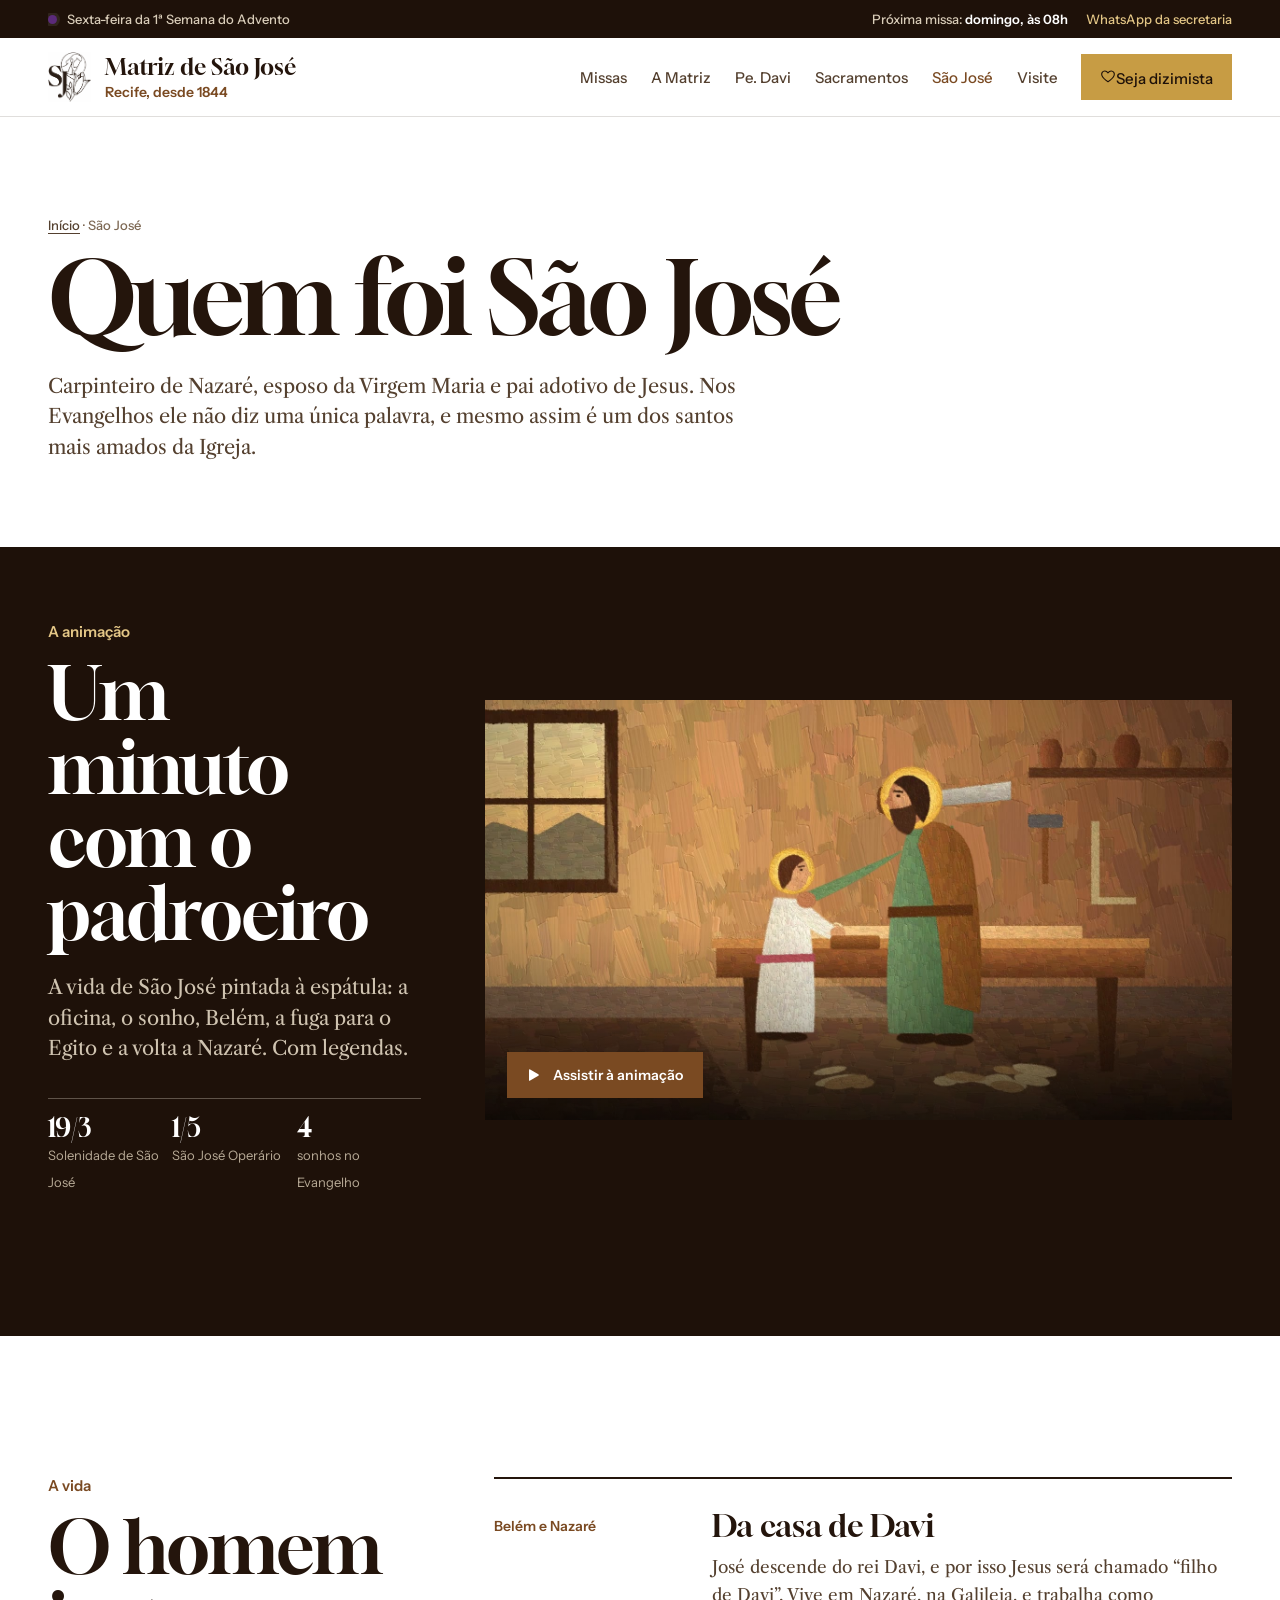
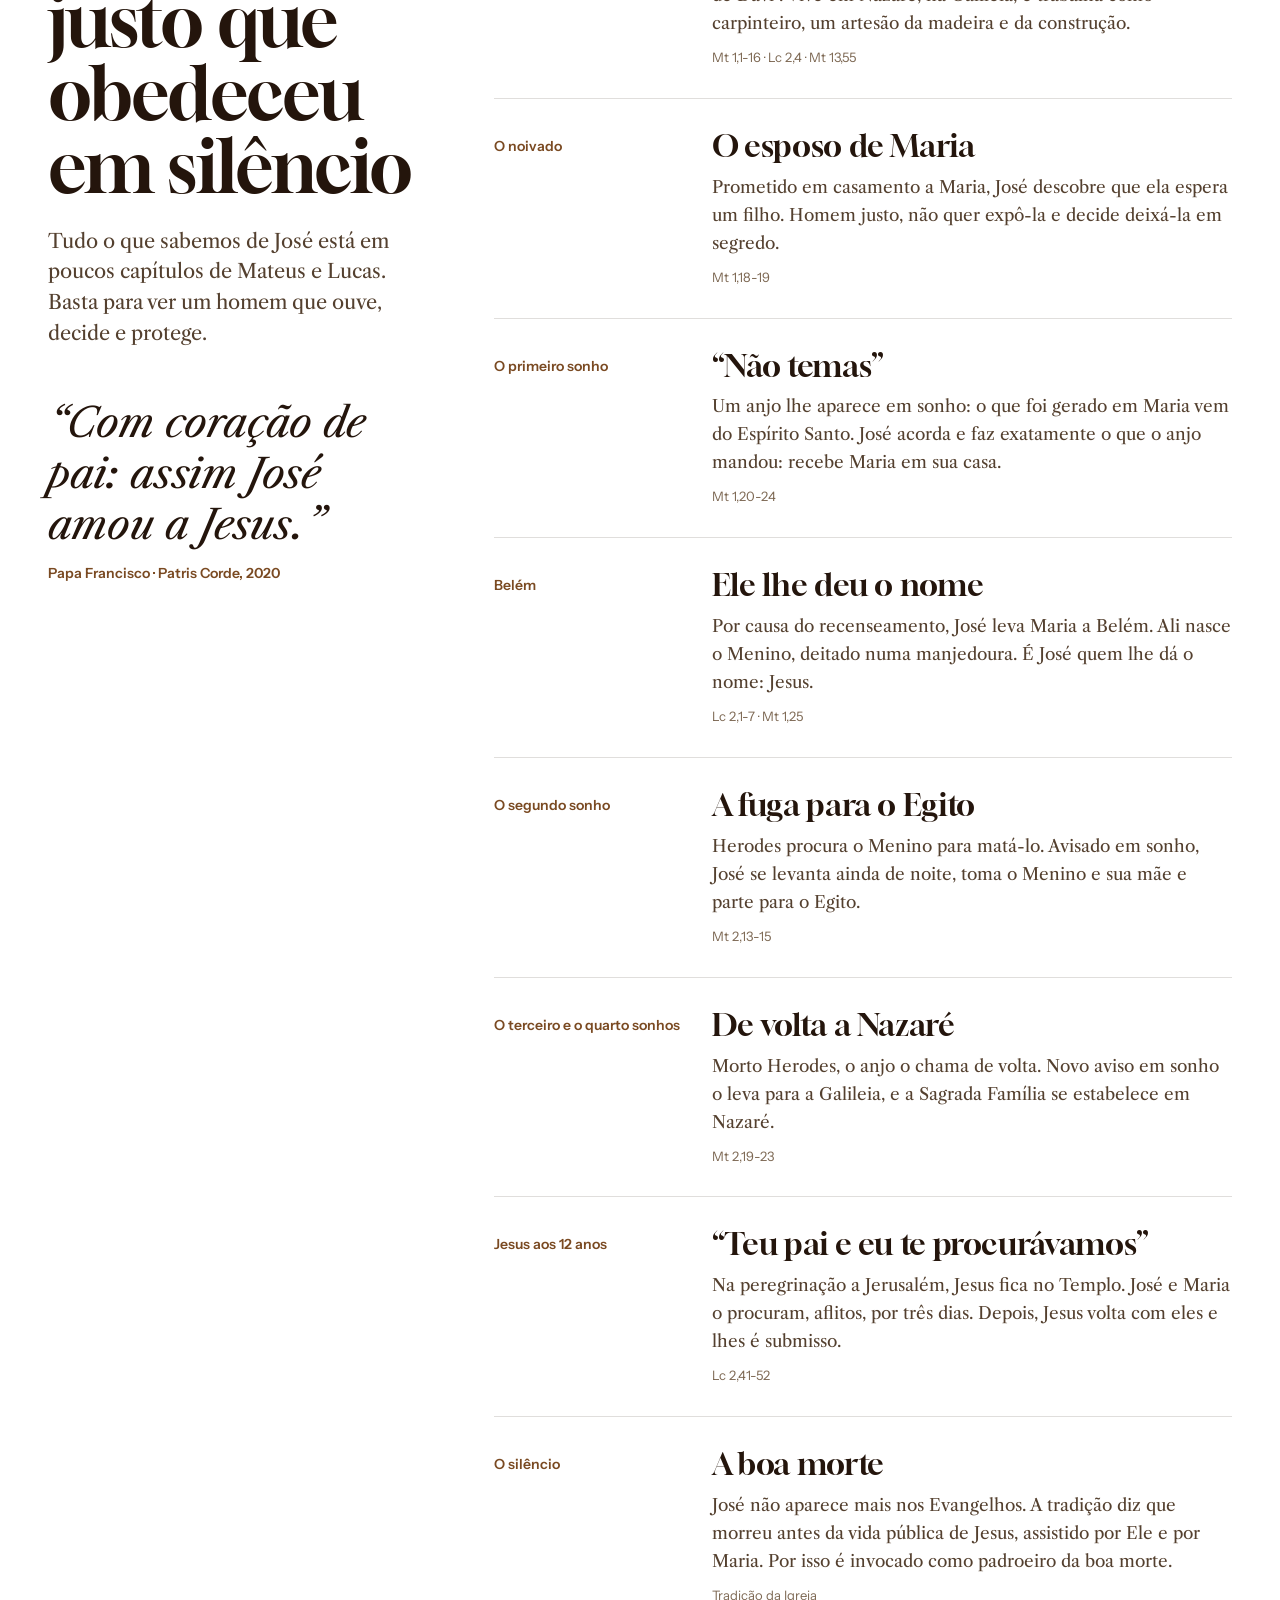
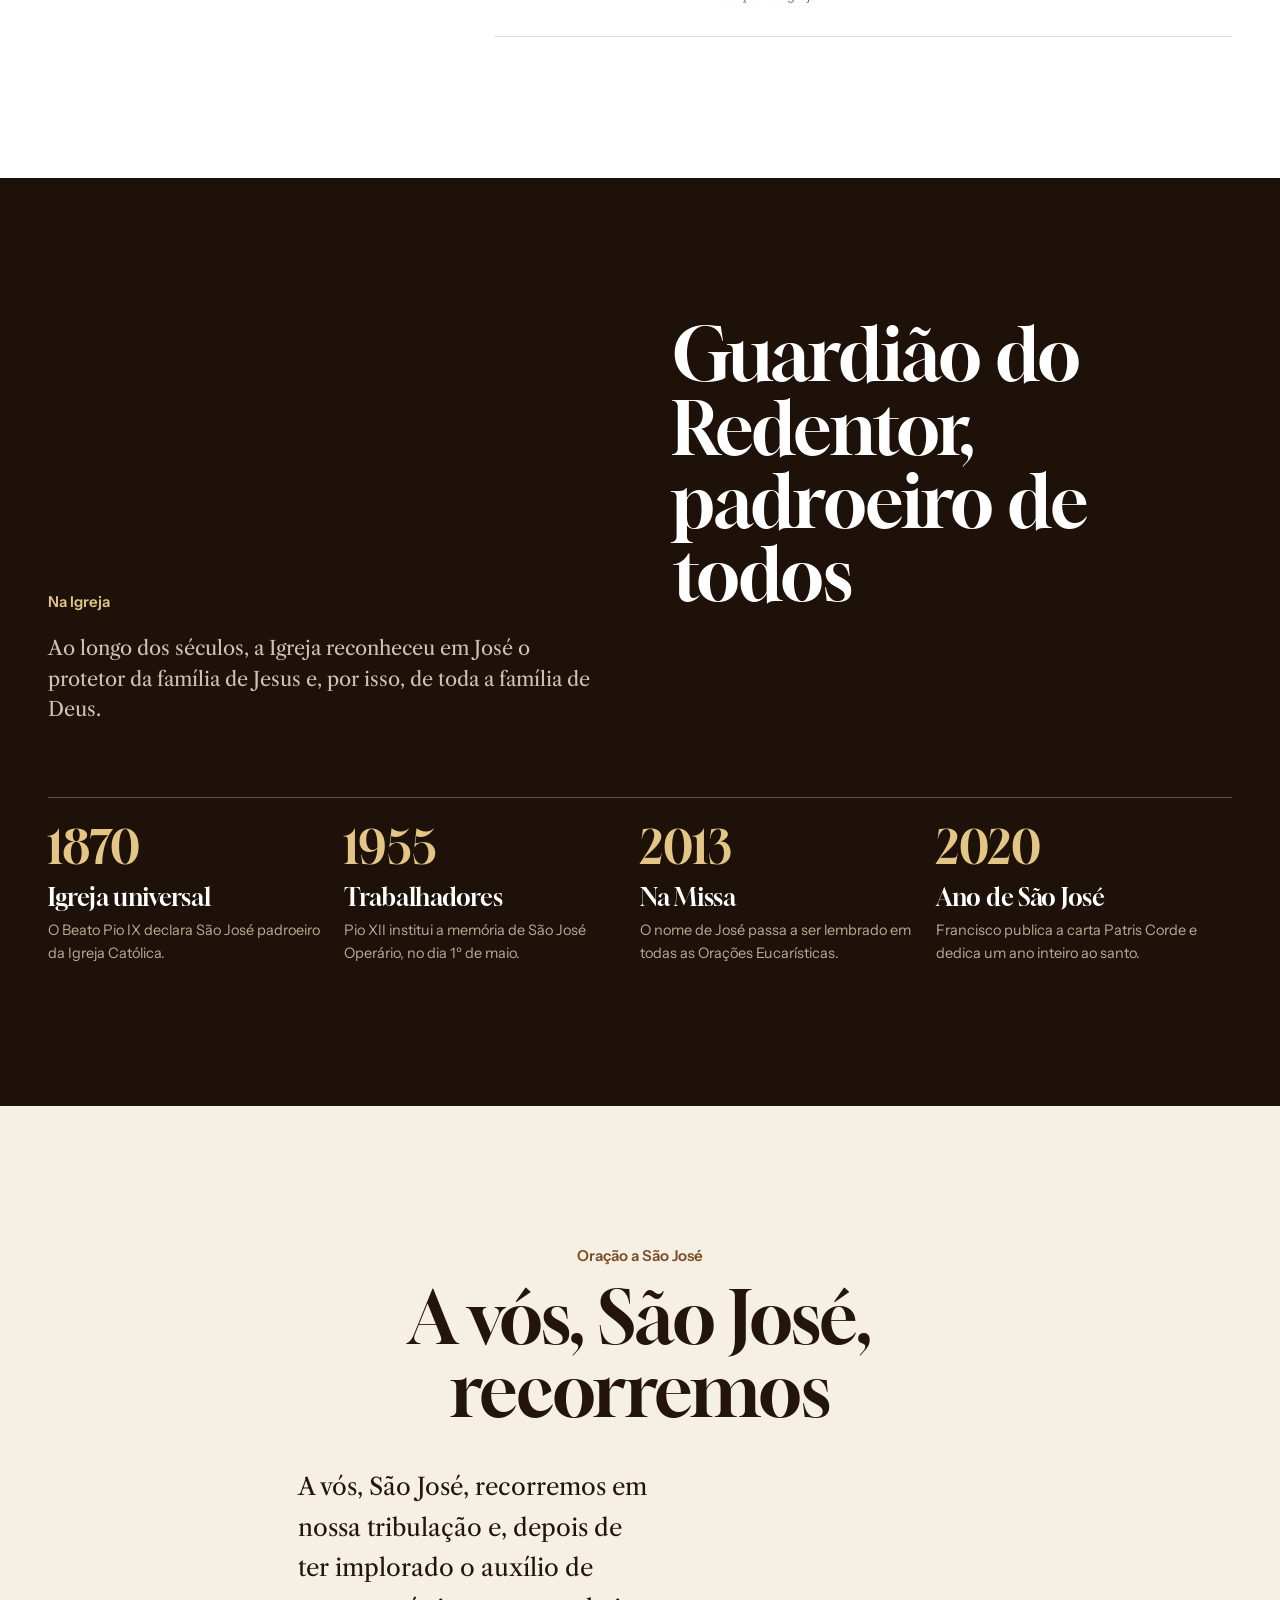
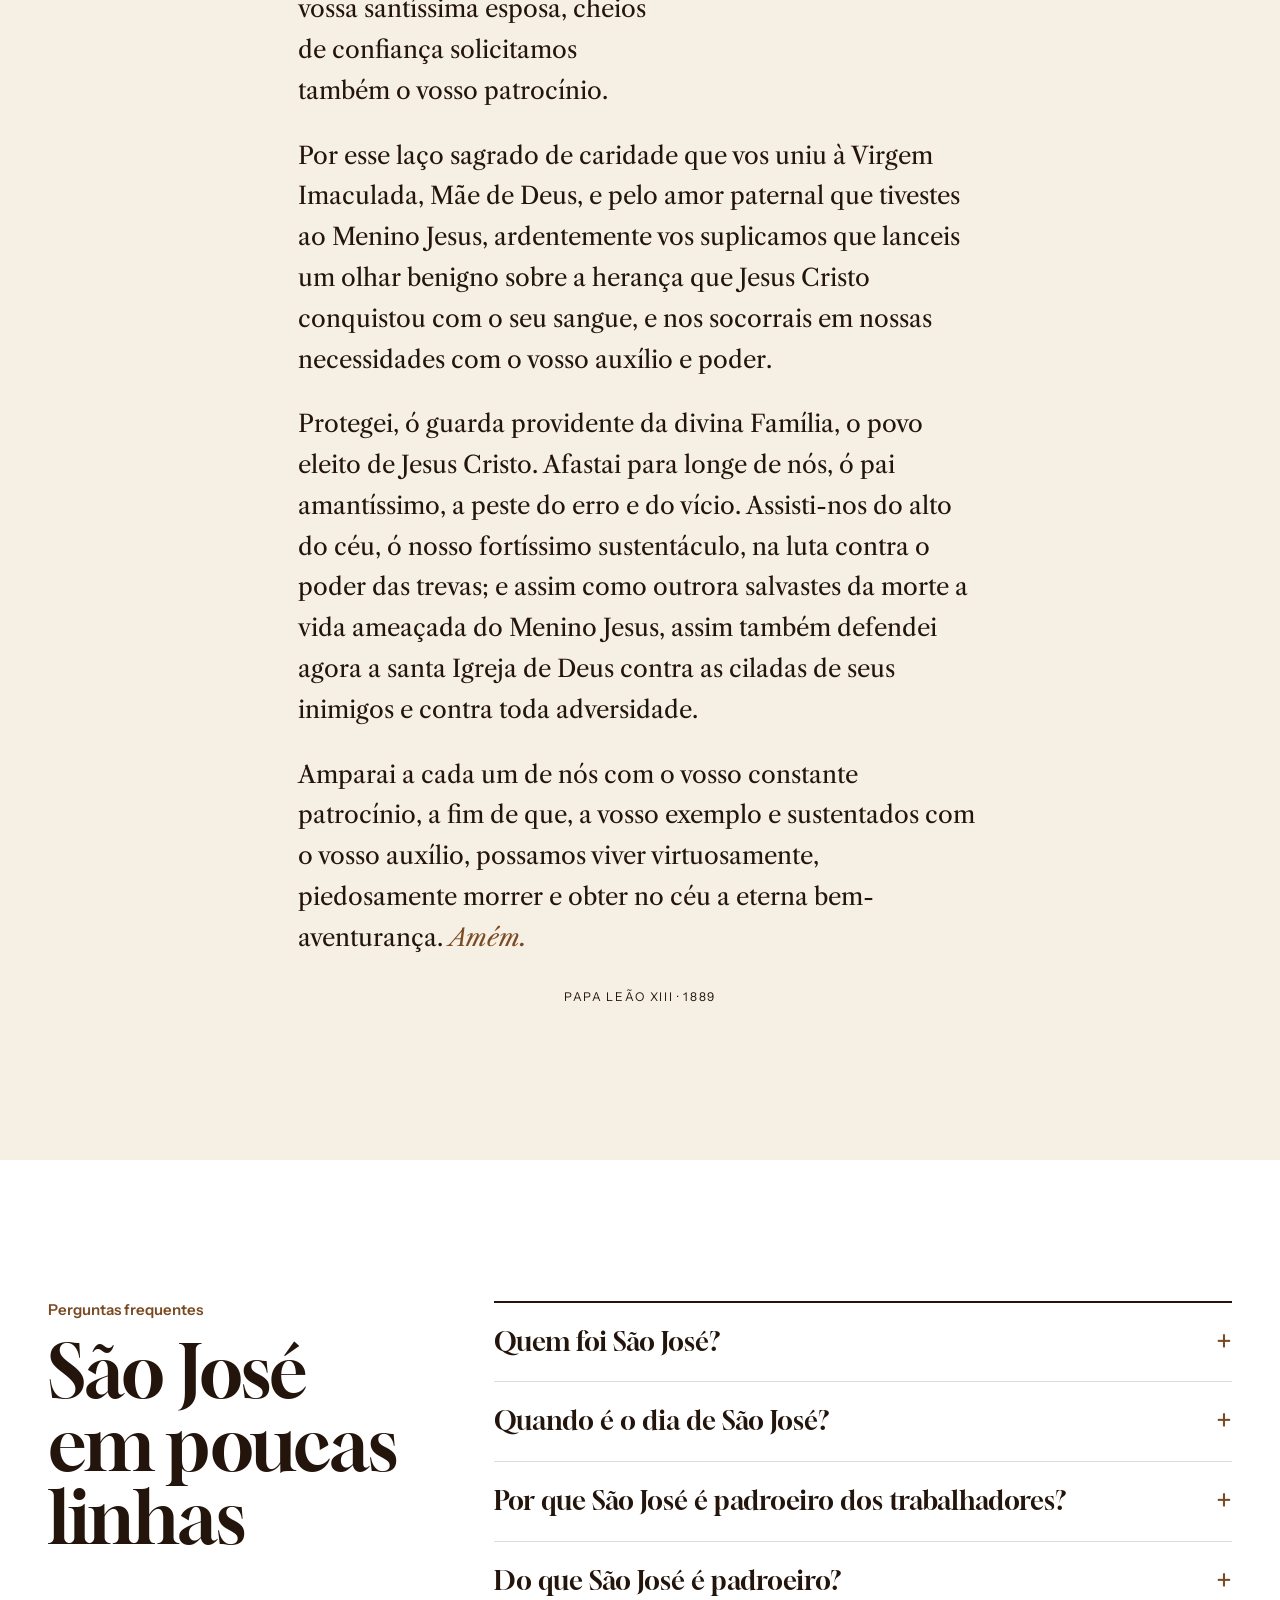
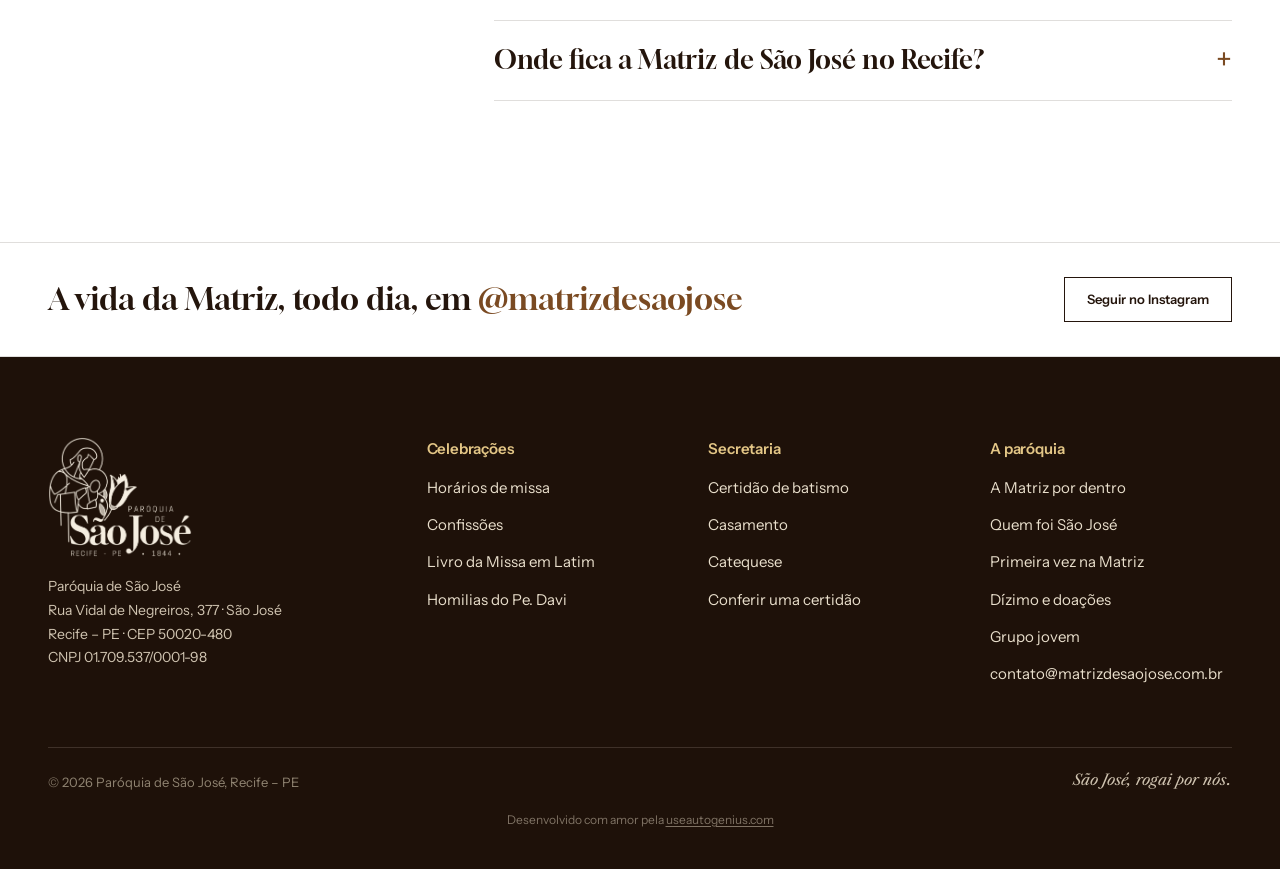
<file: sao-jose/index.html>
<!doctype html>
<html lang="pt-BR">
<head>
<meta charset="utf-8">
<meta name="viewport" content="width=device-width, initial-scale=1, viewport-fit=cover">
<title>Quem foi São José · vida, oração e animação · Matriz de São José</title>
<meta name="description" content="Quem foi São José, esposo de Maria e pai adotivo de Jesus: a vida nos Evangelhos, os quatro sonhos, a fuga para o Egito, por que é padroeiro da Igreja e dos trabalhadores, a oração A vós, São José e uma animação para assistir.">
<link rel="canonical" href="https://matrizsao-jose.vercel.app/sao-jose/">
<meta name="theme-color" content="#1e1109">
<meta name="robots" content="index, follow, max-image-preview:large">
<meta property="og:type" content="website">
<meta property="og:locale" content="pt_BR">
<meta property="og:site_name" content="Matriz de São José">
<meta property="og:title" content="Quem foi São José? Assista à animação">
<meta property="og:description" content="Quem foi São José, esposo de Maria e pai adotivo de Jesus: a vida nos Evangelhos, os quatro sonhos, a fuga para o Egito, por que é padroeiro da Igreja e dos trabalhadores, a oração A vós, São José e uma animação para assistir.">
<meta property="og:url" content="https://matrizsao-jose.vercel.app/sao-jose/">
<meta property="og:image" content="https://matrizsao-jose.vercel.app/assets/img/og-matriz-sao-jose.jpg">
<meta property="og:image:width" content="1200">
<meta property="og:image:height" content="630">
<meta property="og:image:alt" content="Matriz de São José, Recife – PE, desde 1844: fachada da igreja ao entardecer com o monograma SJ">
<meta name="twitter:card" content="summary_large_image">
<meta name="twitter:title" content="Quem foi São José? Assista à animação">
<meta name="twitter:description" content="Quem foi São José, esposo de Maria e pai adotivo de Jesus: a vida nos Evangelhos, os quatro sonhos, a fuga para o Egito, por que é padroeiro da Igreja e dos trabalhadores, a oração A vós, São José e uma animação para assistir.">
<meta name="twitter:image" content="https://matrizsao-jose.vercel.app/assets/img/og-matriz-sao-jose.jpg">
<link rel="icon" href="/favicon.ico" sizes="any">
<link rel="icon" type="image/png" sizes="192x192" href="/assets/img/icon-192.png">
<link rel="apple-touch-icon" href="/assets/img/apple-touch-icon.png">
<link rel="manifest" href="/site.webmanifest">
<link rel="alternate" type="text/plain" title="Resumo para IAs" href="/llms.txt">
<link rel="preconnect" href="https://fonts.googleapis.com">
<link rel="preconnect" href="https://fonts.gstatic.com" crossorigin>
<link href="https://fonts.googleapis.com/css2?family=Gloock&family=Libre+Caslon+Text:ital,wght@0,400;0,700;1,400&family=Instrument+Sans:wght@400;500;600&display=swap" rel="stylesheet">
<link rel="stylesheet" href="/assets/css/site.css?v=1ea8c385">

<script type="application/ld+json">
{
 "@context": "https://schema.org",
 "@graph": [
  {
   "@type": "WebPage",
   "name": "Quem foi São José",
   "url": "https://matrizsao-jose.vercel.app/sao-jose/",
   "inLanguage": "pt-BR",
   "about": {
    "@type": "Person",
    "name": "São José",
    "alternateName": [
     "José de Nazaré",
     "São José Operário"
    ],
    "description": "Esposo da Virgem Maria e pai adotivo de Jesus, carpinteiro de Nazaré, padroeiro da Igreja universal."
   },
   "publisher": {
    "@id": "https://matrizsao-jose.vercel.app/#paroquia"
   }
  },
  {
   "@type": "BreadcrumbList",
   "itemListElement": [
    {
     "@type": "ListItem",
     "position": 1,
     "name": "Início",
     "item": "https://matrizsao-jose.vercel.app/"
    },
    {
     "@type": "ListItem",
     "position": 2,
     "name": "São José",
     "item": "https://matrizsao-jose.vercel.app/sao-jose/"
    }
   ]
  },
  {
   "@type": "VideoObject",
   "name": "Quem foi São José — animação",
   "description": "Animação em pintura a óleo que conta a vida de São José: o carpinteiro de Nazaré, os sonhos, Belém, a fuga para o Egito e Nazaré.",
   "thumbnailUrl": "https://matrizsao-jose.vercel.app/assets/video/sao-jose-filme.jpg",
   "contentUrl": "https://matrizsao-jose.vercel.app/assets/video/sao-jose-filme.mp4",
   "uploadDate": "2026-11-10",
   "inLanguage": "pt-BR",
   "publisher": {
    "@id": "https://matrizsao-jose.vercel.app/#paroquia"
   }
  },
  {
   "@type": "FAQPage",
   "mainEntity": [
    {
     "@type": "Question",
     "name": "Quem foi São José?",
     "acceptedAnswer": {
      "@type": "Answer",
      "text": "José de Nazaré foi o esposo da Virgem Maria e o pai adotivo de Jesus. Carpinteiro, descendente do rei Davi, acolheu Maria, deu nome a Jesus, protegeu a Sagrada Família na fuga para o Egito e criou o Menino em Nazaré."
     }
    },
    {
     "@type": "Question",
     "name": "Quando é o dia de São José?",
     "acceptedAnswer": {
      "@type": "Answer",
      "text": "A Solenidade de São José é celebrada em 19 de março. Em 1º de maio a Igreja celebra São José Operário."
     }
    },
    {
     "@type": "Question",
     "name": "Por que São José é padroeiro dos trabalhadores?",
     "acceptedAnswer": {
      "@type": "Answer",
      "text": "Porque sustentou a Sagrada Família com o trabalho de carpinteiro. Em 1955, Pio XII instituiu a memória de São José Operário em 1º de maio."
     }
    },
    {
     "@type": "Question",
     "name": "Do que São José é padroeiro?",
     "acceptedAnswer": {
      "@type": "Answer",
      "text": "Da Igreja universal (Pio IX, 1870), das famílias, dos pais, dos trabalhadores e da boa morte. Também é padroeiro da Paróquia de São José, no Recife."
     }
    },
    {
     "@type": "Question",
     "name": "Onde fica a Matriz de São José no Recife?",
     "acceptedAnswer": {
      "@type": "Answer",
      "text": "Na Rua Vidal de Negreiros, 377, bairro de São José, centro do Recife (PE). Missas de segunda a sexta às 12h e aos domingos às 8h, 11h e 17h30."
     }
    }
   ]
  }
 ]
}
</script>
</head>
<body>
<a class="skip" href="#conteudo">Pular para o conteúdo</a>
<svg width="0" height="0" style="position:absolute" aria-hidden="true"><symbol id="i-arrow" viewBox="0 0 24 24" fill="none" stroke="currentColor" stroke-width="1.7" stroke-linecap="round" stroke-linejoin="round"><path d="M4 12h16M14 6l6 6-6 6"/></symbol><symbol id="i-play" viewBox="0 0 24 24" fill="none" stroke="currentColor" stroke-width="1.7" stroke-linecap="round" stroke-linejoin="round"><path d="M8 5.5v13a1 1 0 0 0 1.5.86l11-6.5a1 1 0 0 0 0-1.72l-11-6.5A1 1 0 0 0 8 5.5z" fill="currentColor" stroke="none"/></symbol><symbol id="i-menu" viewBox="0 0 24 24" fill="none" stroke="currentColor" stroke-width="1.7" stroke-linecap="round" stroke-linejoin="round"><path d="M3 7h18M3 12h18M3 17h18"/></symbol><symbol id="i-clock" viewBox="0 0 24 24" fill="none" stroke="currentColor" stroke-width="1.7" stroke-linecap="round" stroke-linejoin="round"><circle cx="12" cy="12" r="9"/><path d="M12 7v5l3 2"/></symbol><symbol id="i-wa" viewBox="0 0 24 24" fill="none" stroke="currentColor" stroke-width="1.7" stroke-linecap="round" stroke-linejoin="round"><path d="M4 20l1.3-3.9A8.5 8.5 0 1 1 8.4 19z"/><path d="M9 8.8c0 3.3 2.9 6.2 6.2 6.2l1.2-1.6-2-1-1 .8a4.6 4.6 0 0 1-2.6-2.6l.8-1-1-2z"/></symbol><symbol id="i-heart" viewBox="0 0 24 24" fill="none" stroke="currentColor" stroke-width="1.7" stroke-linecap="round" stroke-linejoin="round"><path d="M12 20.5s-7.5-4.6-9.2-9.4C1.6 7.6 3.9 4.5 7.2 4.5c2 0 3.6 1.1 4.8 2.8 1.2-1.7 2.8-2.8 4.8-2.8 3.3 0 5.6 3.1 4.4 6.6-1.7 4.8-9.2 9.4-9.2 9.4z"/></symbol><symbol id="i-ig" viewBox="0 0 24 24" fill="none" stroke="currentColor" stroke-width="1.7" stroke-linecap="round" stroke-linejoin="round"><rect x="3.5" y="3.5" width="17" height="17" rx="4.5"/><circle cx="12" cy="12" r="4"/><circle cx="17" cy="7" r=".6" fill="currentColor"/></symbol><symbol id="i-yt" viewBox="0 0 24 24" fill="none" stroke="currentColor" stroke-width="1.7" stroke-linecap="round" stroke-linejoin="round"><rect x="2.5" y="5.5" width="19" height="13" rx="3.5"/><path d="M10 9.2v5.6l5-2.8z" fill="currentColor" stroke="none"/></symbol><symbol id="i-pin" viewBox="0 0 24 24" fill="none" stroke="currentColor" stroke-width="1.7" stroke-linecap="round" stroke-linejoin="round"><path d="M12 21s-6.5-6.1-6.5-11a6.5 6.5 0 0 1 13 0c0 4.9-6.5 11-6.5 11z"/><circle cx="12" cy="10" r="2.3"/></symbol><symbol id="i-home" viewBox="0 0 24 24" fill="none" stroke="currentColor" stroke-width="1.7" stroke-linecap="round" stroke-linejoin="round"><path d="M4 10.5 12 4l8 6.5V20H4z"/><path d="M10 20v-5.5h4V20"/></symbol><symbol id="i-lock" viewBox="0 0 24 24" fill="none" stroke="currentColor" stroke-width="1.7" stroke-linecap="round" stroke-linejoin="round"><rect x="5" y="11" width="14" height="10"/><path d="M8 11V8a4 4 0 0 1 8 0v3"/></symbol></svg>
<div class="liturgy" data-cor>
  <div class="wrap">
    <span class="day"><i class="dot" aria-hidden="true"></i><span data-liturgia>Tempo Comum</span></span>
    <span class="next"><span>Próxima missa: <b data-proxima>consulte os horários</b></span><a class="wa" href="https://wa.me/558132245801">WhatsApp da secretaria</a></span>
  </div>
</div>
<header class="site-header">
  <div class="wrap nav">
    <a class="brand" href="/" aria-label="Matriz de São José — início">
      <img src="/assets/img/monograma-sj-escuro.png" alt="" width="44" height="51">
      <span>Matriz de São José<small>Recife, desde 1844</small></span>
    </a>
    <button class="burger" aria-label="Abrir menu" aria-expanded="false" aria-controls="menu"><svg aria-hidden="true"><use href="#i-menu"/></svg></button>
    <ul class="menu" id="menu"><li><a href="/#missas">Missas</a></li><li><a href="/a-matriz/">A Matriz</a></li><li><a href="/#pe-davi">Pe. Davi</a></li><li><a href="/#sacramentos">Sacramentos</a></li><li><a href="/sao-jose/" aria-current="page">São José</a></li><li><a href="/#visite">Visite</a></li><li><a class="btn btn-gold" href="https://www.asaas.com/c/fw001yxxge7pea3w" target="_blank" rel="noopener"><svg aria-hidden="true"><use href="#i-heart"/></svg>Seja dizimista</a></li></ul>
  </div>
</header>
<main id="conteudo">
  <header class="page-head">
    <div class="wrap">
      <nav class="crumbs" aria-label="Você está em"><a href="/">Início</a> · São José</nav>
      <h1>Quem foi São José</h1>
      <p class="lede">Carpinteiro de Nazaré, esposo da Virgem Maria e pai adotivo de Jesus. Nos Evangelhos ele não diz uma única palavra, e mesmo assim é um dos santos mais amados da Igreja.</p>
    </div>
  </header>

  <section class="sec dark" style="padding-top:clamp(50px,6vw,80px)">
    <div class="wrap film-grid">
      <div>
        <span class="rubric">A animação</span>
        <h2>Um minuto com o padroeiro</h2>
        <p class="lede">A vida de São José pintada à espátula: a oficina, o sonho, Belém, a fuga para o Egito e a volta a Nazaré. Com legendas.</p>
        <div class="feasts">
          <div><b>19/3</b><span>Solenidade de São José</span></div>
          <div><b>1/5</b><span>São José Operário</span></div>
          <div><b>4</b><span>sonhos no Evangelho</span></div>
        </div>
      </div>
      <div class="player">
        <video preload="metadata" playsinline poster="/assets/video/sao-jose-filme.jpg">
          <source src="/assets/video/sao-jose-filme.mp4" type="video/mp4">
          <track kind="subtitles" srclang="pt-BR" label="Português" src="/assets/video/sao-jose-filme.vtt">
        </video>
        <button class="play" aria-label="Assistir à animação sobre São José"><span><svg aria-hidden="true"><use href="#i-play"/></svg>Assistir à animação</span></button>
      </div>
    </div>
  </section>

  <section class="sec" id="vida">
    <div class="wrap cols">
      <div>
        <span class="rubric reveal">A vida</span>
        <h2 class="reveal" style="margin-top:16px">O homem justo que obedeceu em silêncio</h2>
        <p class="lede reveal" style="margin-top:22px">Tudo o que sabemos de José está em poucos capítulos de Mateus e Lucas. Basta para ver um homem que ouve, decide e protege.</p>
        <blockquote class="quote reveal">“Com coração de pai: assim José amou a Jesus.”<cite>Papa Francisco · Patris Corde, 2020</cite></blockquote>
      </div>
      <ol class="timeline">
        <li class="reveal"><div class="when">Belém e Nazaré</div><div><h3>Da casa de Davi</h3><p>José descende do rei Davi, e por isso Jesus será chamado “filho de Davi”. Vive em Nazaré, na Galileia, e trabalha como carpinteiro, um artesão da madeira e da construção.</p><div class="ref">Mt 1,1-16 · Lc 2,4 · Mt 13,55</div></div></li>
        <li class="reveal"><div class="when">O noivado</div><div><h3>O esposo de Maria</h3><p>Prometido em casamento a Maria, José descobre que ela espera um filho. Homem justo, não quer expô-la e decide deixá-la em segredo.</p><div class="ref">Mt 1,18-19</div></div></li>
        <li class="reveal"><div class="when">O primeiro sonho</div><div><h3>“Não temas”</h3><p>Um anjo lhe aparece em sonho: o que foi gerado em Maria vem do Espírito Santo. José acorda e faz exatamente o que o anjo mandou: recebe Maria em sua casa.</p><div class="ref">Mt 1,20-24</div></div></li>
        <li class="reveal"><div class="when">Belém</div><div><h3>Ele lhe deu o nome</h3><p>Por causa do recenseamento, José leva Maria a Belém. Ali nasce o Menino, deitado numa manjedoura. É José quem lhe dá o nome: Jesus.</p><div class="ref">Lc 2,1-7 · Mt 1,25</div></div></li>
        <li class="reveal"><div class="when">O segundo sonho</div><div><h3>A fuga para o Egito</h3><p>Herodes procura o Menino para matá-lo. Avisado em sonho, José se levanta ainda de noite, toma o Menino e sua mãe e parte para o Egito.</p><div class="ref">Mt 2,13-15</div></div></li>
        <li class="reveal"><div class="when">O terceiro e o quarto sonhos</div><div><h3>De volta a Nazaré</h3><p>Morto Herodes, o anjo o chama de volta. Novo aviso em sonho o leva para a Galileia, e a Sagrada Família se estabelece em Nazaré.</p><div class="ref">Mt 2,19-23</div></div></li>
        <li class="reveal"><div class="when">Jesus aos 12 anos</div><div><h3>“Teu pai e eu te procurávamos”</h3><p>Na peregrinação a Jerusalém, Jesus fica no Templo. José e Maria o procuram, aflitos, por três dias. Depois, Jesus volta com eles e lhes é submisso.</p><div class="ref">Lc 2,41-52</div></div></li>
        <li class="reveal"><div class="when">O silêncio</div><div><h3>A boa morte</h3><p>José não aparece mais nos Evangelhos. A tradição diz que morreu antes da vida pública de Jesus, assistido por Ele e por Maria. Por isso é invocado como padroeiro da boa morte.</p><div class="ref">Tradição da Igreja</div></div></li>
      </ol>
    </div>
  </section>

  <section class="sec dark" id="padroeiro">
    <div class="wrap">
      <div class="head reveal">
        <span class="rubric">Na Igreja</span>
        <h2 style="color:#fff">Guardião do Redentor, padroeiro de todos</h2>
        <p class="lede">Ao longo dos séculos, a Igreja reconheceu em José o protetor da família de Jesus e, por isso, de toda a família de Deus.</p>
      </div>
      <div class="patron">
        <div class="reveal"><b>1870</b><h3>Igreja universal</h3><p>O Beato Pio IX declara São José padroeiro da Igreja Católica.</p></div>
        <div class="reveal"><b>1955</b><h3>Trabalhadores</h3><p>Pio XII institui a memória de São José Operário, no dia 1º de maio.</p></div>
        <div class="reveal"><b>2013</b><h3>Na Missa</h3><p>O nome de José passa a ser lembrado em todas as Orações Eucarísticas.</p></div>
        <div class="reveal"><b>2020</b><h3>Ano de São José</h3><p>Francisco publica a carta Patris Corde e dedica um ano inteiro ao santo.</p></div>
      </div>
    </div>
  </section>

  <section class="sec tint" id="oracao">
    <div class="wrap prayer">
      <span class="rubric reveal">Oração a São José</span>
      <h2 class="reveal">A vós, São José, recorremos</h2>
      <div class="reveal">
        <p class="first">A vós, São José, recorremos em nossa tribulação e, depois de ter implorado o auxílio de vossa santíssima esposa, cheios de confiança solicitamos também o vosso patrocínio.</p>
        <p>Por esse laço sagrado de caridade que vos uniu à Virgem Imaculada, Mãe de Deus, e pelo amor paternal que tivestes ao Menino Jesus, ardentemente vos suplicamos que lanceis um olhar benigno sobre a herança que Jesus Cristo conquistou com o seu sangue, e nos socorrais em nossas necessidades com o vosso auxílio e poder.</p>
        <p>Protegei, ó guarda providente da divina Família, o povo eleito de Jesus Cristo. Afastai para longe de nós, ó pai amantíssimo, a peste do erro e do vício. Assisti-nos do alto do céu, ó nosso fortíssimo sustentáculo, na luta contra o poder das trevas; e assim como outrora salvastes da morte a vida ameaçada do Menino Jesus, assim também defendei agora a santa Igreja de Deus contra as ciladas de seus inimigos e contra toda adversidade.</p>
        <p>Amparai a cada um de nós com o vosso constante patrocínio, a fim de que, a vosso exemplo e sustentados com o vosso auxílio, possamos viver virtuosamente, piedosamente morrer e obter no céu a eterna bem-aventurança. <span class="amen">Amém.</span></p>
        <p class="small" style="text-align:center;margin-top:28px;font-family:var(--sans);letter-spacing:.14em;text-transform:uppercase;font-size:12px">Papa Leão XIII · 1889</p>
      </div>
    </div>
  </section>

  <section class="sec" id="perguntas">
    <div class="wrap cols">
      <div><span class="rubric reveal">Perguntas frequentes</span><h2 class="reveal" style="margin-top:16px">São José em poucas linhas</h2></div>
      <div class="faq">
        <details class="reveal"><summary>Quem foi São José?</summary><p>José de Nazaré foi o esposo da Virgem Maria e o pai adotivo de Jesus. Carpinteiro, descendente do rei Davi, acolheu Maria, deu nome a Jesus, protegeu a Sagrada Família na fuga para o Egito e criou o Menino em Nazaré.</p></details>
        <details class="reveal"><summary>Quando é o dia de São José?</summary><p>A Solenidade de São José, esposo da Virgem Maria, é celebrada em 19 de março. Em 1º de maio a Igreja celebra São José Operário.</p></details>
        <details class="reveal"><summary>Por que São José é padroeiro dos trabalhadores?</summary><p>Porque sustentou a Sagrada Família com o próprio trabalho de carpinteiro. Em 1955, o Papa Pio XII instituiu a memória de São José Operário no dia 1º de maio, Dia do Trabalhador.</p></details>
        <details class="reveal"><summary>Do que São José é padroeiro?</summary><p>Da Igreja universal (declarado por Pio IX em 1870), das famílias, dos pais, dos trabalhadores e da boa morte. Também é padroeiro da Paróquia de São José, no Recife.</p></details>
        <details class="reveal"><summary>Onde fica a Matriz de São José no Recife?</summary><p>Na Rua Vidal de Negreiros, 377, bairro de São José, centro do Recife (PE), CEP 50020-480. Missas de segunda a sexta às 12h e aos domingos às 8h, 11h e 17h30.</p></details>
      </div>
    </div>
  </section>

</main>
<section class="ig" aria-label="Instagram">
  <div class="wrap">
    <p>A vida da Matriz, todo dia, em <a href="https://www.instagram.com/matrizdesaojose/" target="_blank" rel="noopener">@matrizdesaojose</a></p>
    <a class="btn" href="https://www.instagram.com/matrizdesaojose/" target="_blank" rel="noopener">Seguir no Instagram</a>
  </div>
</section>
<footer class="site-footer">
  <div class="wrap">
    <div class="foot">
      <div>
        <img src="/assets/img/logo-creme.png" alt="Paróquia de São José · Recife – PE · 1844" width="144" height="120" loading="lazy">
        <p>Paróquia de São José<br>Rua Vidal de Negreiros, 377 · São José<br>Recife – PE · CEP 50020-480<br>CNPJ 01.709.537/0001-98</p>
      </div>
      <div><h4>Celebrações</h4><ul>
        <li><a href="/#missas">Horários de missa</a></li><li><a href="/#missas">Confissões</a></li>
        <li><a href="https://drive.google.com/file/d/1Oa4m8mOYm9moAjNcewmuWGRhUWsKcy-6/view?usp=sharing">Livro da Missa em Latim</a></li>
        <li><a href="/#pe-davi">Homilias do Pe. Davi</a></li></ul></div>
      <div><h4>Secretaria</h4><ul>
        <li><a href="https://wa.me/558132245801?text=Ol%C3%A1%21%20Preciso%20de%20uma%20certid%C3%A3o%20de%20batismo%20da%20Matriz%20de%20S%C3%A3o%20Jos%C3%A9.">Certidão de batismo</a></li><li><a href="https://wa.me/558132245801?text=Ol%C3%A1%21%20Quero%20abrir%20o%20processo%20de%20casamento%20na%20Matriz%20de%20S%C3%A3o%20Jos%C3%A9.">Casamento</a></li>
        <li><a href="https://wa.me/558132245801?text=Ol%C3%A1%21%20Quero%20saber%20das%20inscri%C3%A7%C3%B5es%20da%20catequese%20de%20jovens%20e%20adultos.">Catequese</a></li><li><a href="https://wa.me/558132245801?text=Ol%C3%A1%21%20Quero%20conferir%20a%20autenticidade%20de%20uma%20certid%C3%A3o%20emitida%20pela%20par%C3%B3quia.">Conferir uma certidão</a></li></ul></div>
      <div><h4>A paróquia</h4><ul>
        <li><a href="/a-matriz/">A Matriz por dentro</a></li><li><a href="/sao-jose/">Quem foi São José</a></li>
        <li><a href="/#primeira-vez">Primeira vez na Matriz</a></li><li><a href="/#dizimo">Dízimo e doações</a></li><li><a href="https://chat.whatsapp.com/HoxMIQxl9ef3jNXhMayMEE" target="_blank" rel="noopener">Grupo jovem</a></li><li><a href="mailto:contato@matrizdesaojose.com.br">contato@matrizdesaojose.com.br</a></li></ul></div>
    </div>
    <div class="legal"><span>© <span data-year>2026</span> Paróquia de São José, Recife – PE</span><i>São José, rogai por nós.</i></div>
    <p class="credit">Desenvolvido com amor pela <a href="https://useautogenius.com" target="_blank" rel="noopener">useautogenius.com</a></p>
  </div>
</footer>
<nav class="mbar" aria-label="Atalhos">
  <a href="/#missas"><svg aria-hidden="true"><use href="#i-clock"/></svg>Missas</a>
  <a href="https://wa.me/558132245801"><svg aria-hidden="true"><use href="#i-wa"/></svg>WhatsApp</a>
  <a class="red" href="https://www.asaas.com/c/fw001yxxge7pea3w" target="_blank" rel="noopener"><svg aria-hidden="true"><use href="#i-heart"/></svg>Dízimo</a>
</nav>
<script src="/assets/js/site.js?v=1ea8c385" defer></script>
</body>
</html>
</file>
<file: assets/css/site.css>
/* Matriz de São José · Recife
   Identidade: as cores de São José. Marrom da madeira do carpinteiro, o branco da cal
   da fachada e o ouro da talha. Títulos em Gloock (o desenho do logotipo), texto em Caslon. */
:root{
  --paper:#fff; --paper-2:#f6efe3; --paper-3:#e9dcc6; --card:#fff;
  --ink:#24150c; --ink-2:#54402f; --ink-3:#7d6853; --rule:rgba(36,21,12,.14); --rule-2:rgba(36,21,12,.3);
  --rubric:#7a4a22; --rubric-2:#5c3617; --brown:#4a2c14; --blue:#1d3a7c;
  --gold:#c79c44; --gold-2:#e3c686; --night:#1e1109; --night-2:#2c1a0e;
  --display:"Gloock","Libre Caslon Text",Georgia,serif;
  --serif:"Libre Caslon Text",Georgia,"Times New Roman",serif;
  --sans:"Instrument Sans",system-ui,-apple-system,"Segoe UI",Roboto,sans-serif;
  --wrap:1280px; --gut:clamp(16px,4vw,48px);
  --edge:max(var(--gut),calc((100vw - var(--wrap))/2 + var(--gut)));
}
*{box-sizing:border-box}
html{-webkit-text-size-adjust:100%;scroll-padding-top:120px}
body{margin:0;background:var(--paper);color:var(--ink);font:400 17px/1.6 var(--sans);overflow-x:hidden;-webkit-font-smoothing:antialiased;text-rendering:optimizeLegibility}
img,video,canvas,iframe{display:block;max-width:100%}
img{height:auto}
html,body{overflow-x:clip}
a{color:inherit;text-decoration-thickness:1px;text-underline-offset:3px}
:focus-visible{outline:2px solid var(--gold);outline-offset:3px}
.wrap{max-width:var(--wrap);margin:0 auto;padding:0 var(--gut)}
.skip{position:absolute;left:-999px;top:8px;background:var(--ink);color:var(--paper);padding:8px 14px;z-index:100}
.skip:focus{left:8px}
h1,h2,h3,h4{font-family:var(--display);font-weight:400;line-height:1.02;letter-spacing:-.012em;margin:0}
h2{font-size:clamp(40px,5.6vw,80px)}
h3{font-size:clamp(25px,2.3vw,32px);line-height:1.1}
p{margin:0 0 1em}
.rubric{display:block;font:600 15px/1.2 var(--sans);letter-spacing:0;color:var(--rubric)}
.num{font-family:var(--display);color:var(--rubric)}
.lede{font:400 clamp(19px,1.55vw,22px)/1.55 var(--serif);color:var(--ink-2);max-width:56ch}
.small{font-size:14px;color:var(--ink-3)}

/* Botões e links */
.btn{display:inline-flex;align-items:center;gap:12px;padding:15px 22px;font:600 13px/1 var(--sans);letter-spacing:0;text-decoration:none;border:1px solid var(--ink);color:var(--ink);background:transparent;transition:background .2s,color .2s,border-color .2s;cursor:pointer;white-space:nowrap}
.btn:hover{background:var(--ink);color:var(--paper)}
.btn svg{width:16px;height:16px;flex:none}
.btn-red,.btn-gold{background:var(--gold);border-color:var(--gold);color:var(--night)}
.btn-red:hover,.btn-gold:hover{background:var(--gold-2);border-color:var(--gold-2);color:var(--night)}
.btn-brown{background:var(--brown);border-color:var(--brown);color:#fff}
.btn-brown:hover{background:var(--night);border-color:var(--night);color:#fff}
.btn-light{border-color:rgba(255,255,255,.6);color:#fff}
.btn-light:hover{background:#fff;color:var(--ink)}
.more{display:inline-flex;align-items:center;gap:10px;font:600 14px/1 var(--sans);letter-spacing:0;text-decoration:none;border-bottom:1px solid currentColor;padding-bottom:6px}
.more svg{width:15px;height:15px;transition:transform .2s}
.more:hover svg{transform:translateX(4px)}

/* Faixa litúrgica (topo) */
.liturgy{background:var(--night);color:#d9cdb9;font:500 13px/1 var(--sans)}
.liturgy .wrap{display:flex;justify-content:space-between;align-items:center;gap:16px;min-height:38px}
.liturgy .day{display:flex;align-items:center;gap:10px;min-width:0;white-space:nowrap;overflow:hidden;text-overflow:ellipsis}
.liturgy .dot{width:9px;height:9px;border-radius:50%;flex:none;background:var(--lc,#3f7a3a);box-shadow:0 0 0 3px rgba(255,255,255,.08)}
.liturgy .next{display:flex;gap:18px;align-items:center;white-space:nowrap}
.liturgy a{text-decoration:none;color:var(--gold-2)}
.liturgy b{font-weight:600;color:#fff}
@media (max-width:760px){.liturgy .next .wa{display:none}.liturgy .wrap{font-size:12px}}
@media (max-width:560px){.liturgy .season{display:none}}

/* Cabeçalho */
.site-header{position:sticky;top:0;z-index:50;background:rgba(255,255,255,.96);backdrop-filter:blur(10px);border-bottom:1px solid var(--rule)}
.nav{display:flex;align-items:center;justify-content:space-between;gap:24px;height:78px}
.brand{display:flex;align-items:center;gap:14px;text-decoration:none}
.brand img{height:50px;width:auto}
.brand span{font:400 23px/1 var(--display)}
.brand small{display:block;font:600 14px/1 var(--sans);letter-spacing:0;color:var(--rubric);margin-top:7px}
.menu{display:flex;align-items:center;gap:2px;list-style:none;margin:0;padding:0}
.menu a{display:block;padding:10px 11px;font:500 15px/1 var(--sans);letter-spacing:0;text-decoration:none;color:var(--ink-2)}
.menu a:hover,.menu a[aria-current="page"]{color:var(--rubric)}
.menu .btn{margin-left:10px;padding:13px 18px;color:var(--night)}
.burger{display:none;background:none;border:1px solid var(--rule-2);width:46px;height:46px;cursor:pointer;color:var(--ink)}
.burger svg{width:22px;height:22px;margin:auto}
@media (max-width:1100px){
  .site-header{backdrop-filter:none;-webkit-backdrop-filter:none;background:#fff}
  .menu{overflow-y:auto;z-index:60}
  .burger{display:grid}
  .menu{position:fixed;left:0;right:0;top:var(--menu-top,116px);bottom:0;flex-direction:column;align-items:stretch;gap:0;padding:8px var(--gut) 30px;background:var(--paper);border-top:1px solid var(--rule);transform:translateX(100%);visibility:hidden;transition:transform .3s,visibility .3s;overflow:auto}
  .menu.open{transform:none;visibility:visible}
  .menu a{font:400 30px/1.1 var(--display);letter-spacing:0;text-transform:none;padding:16px 0;border-bottom:1px solid var(--rule);color:var(--ink)}
  .menu .btn{margin:22px 0 0;justify-content:center;font:600 14px/1 var(--sans);letter-spacing:0;padding:18px;color:var(--night)}
}

/* Abertura: a fachada ao entardecer */
.hero{position:relative;isolation:isolate;display:flex;align-items:flex-end;min-height:calc(100svh - 116px);background:var(--night);color:#fff;overflow:hidden}
.hero-photo{position:absolute;inset:0;z-index:-2;display:block}
.hero-photo img{width:100%;height:100%;object-fit:cover;object-position:80% 50%}
.hero::before{content:"";position:absolute;inset:0;z-index:-1;background:linear-gradient(90deg,rgba(30,17,9,.94) 0%,rgba(30,17,9,.78) 30%,rgba(30,17,9,0) 62%),linear-gradient(0deg,rgba(30,17,9,.7),rgba(30,17,9,0) 38%)}
.hero-in{width:min(100%,calc(var(--edge) + 660px));padding:clamp(48px,7vw,96px) 24px clamp(40px,5vw,72px) var(--edge)}
.hero-kicker{margin:0 0 20px;font:500 16px/1.3 var(--sans);color:var(--gold-2)}
.hero h1{font-size:clamp(52px,6.4vw,108px);line-height:.96;letter-spacing:-.015em;color:#fff;text-wrap:balance}
.hero .lede{margin-top:26px;color:#eadfcc;max-width:46ch}
.today-box{margin-top:clamp(28px,4vw,44px);padding-top:22px;border-top:1px solid rgba(227,198,134,.55)}
.today-day [data-hoje]{text-transform:lowercase}
.today-day{margin:0 0 8px;font:600 15px/1.2 var(--sans);color:var(--gold-2)}
.today-box strong{display:block;font:400 clamp(32px,3.4vw,52px)/1.05 var(--display);color:#fff}
.today-next{margin:10px 0 0;color:#eadfcc;font-size:16.5px}
.today-next b{color:#fff;font-weight:600}
.today-links{display:flex;flex-wrap:wrap;gap:12px;margin-top:24px}
@media (max-width:900px){
  .hero{display:block;min-height:0}
  .hero::before{display:none}
  .hero-photo{position:relative;z-index:0;aspect-ratio:4/4.4;max-height:74svh;width:100%}
  .hero-photo img{object-position:50% 40%}
  .hero-photo::after{content:"";position:absolute;inset:0;background:linear-gradient(0deg,var(--night) 0%,rgba(30,17,9,.55) 22%,rgba(30,17,9,0) 50%)}
  .hero-in{position:relative;width:auto;margin-top:-84px;padding:0 var(--gut) 40px}
  .today-links .btn{flex:1 1 auto;justify-content:center}
}

/* Seções */
.sec{padding:clamp(80px,11vw,150px) 0}
.head{display:grid;grid-template-columns:minmax(0,1fr) minmax(0,1fr);gap:22px clamp(30px,5vw,80px);align-items:end;margin-bottom:clamp(40px,6vw,72px)}
.head p{margin:0}
@media (max-width:860px){.head{grid-template-columns:1fr}}
.dark{background:var(--night);color:#fff}
.dark .lede,.dark p{color:#cfc3b0}
.dark .rubric{color:var(--gold-2)}
.tint{background:var(--paper-2)}

/* Horários: três dias, números grandes */
.days{display:grid;grid-template-columns:repeat(3,minmax(0,1fr));border:1px solid var(--rule-2);background:var(--card)}
.days .day{display:flex;flex-direction:column;gap:26px;padding:clamp(24px,3vw,44px);min-height:340px}
.days .day + .day{border-left:1px solid var(--rule-2)}
.days .day header{display:flex;justify-content:space-between;align-items:center;gap:12px}
.days .day h3{font-size:clamp(25px,2.2vw,32px)}
.days .day small{display:none;font:600 13px/1 var(--sans);padding:7px 12px;border-radius:99px;background:var(--gold);color:var(--night)}
.days .day .lbl{display:block;font:600 14px/1.2 var(--sans);color:var(--rubric);margin-bottom:8px}
.days .day p{margin:0}
.days .day .times{display:flex;flex-wrap:wrap;gap:4px 26px;font:400 clamp(46px,5vw,78px)/1 var(--display);letter-spacing:-.02em}
.days .day .times b{font-weight:400}
.days .day .times.off{font:italic 400 19px/1.45 var(--serif);letter-spacing:0;color:var(--ink-3);max-width:22ch}
.days .day .conf{margin-top:auto;padding-top:20px;border-top:1px solid var(--rule);font:400 18px/1.4 var(--serif)}
.days .day.is-today{background:var(--brown);color:#fff}
.days .day.is-today small{display:block}
.days .day.is-today .lbl{color:var(--gold-2)}
.days .day.is-today .times{color:var(--gold-2)}
.days .day.is-today .times.off{color:#eadfcc}
.days .day.is-today .conf{border-color:rgba(255,255,255,.25)}
.missal-foot{display:grid;grid-template-columns:1fr 1fr;gap:clamp(16px,2.4vw,32px);margin-top:clamp(16px,2.4vw,32px)}
.note{padding:clamp(22px,2.6vw,34px);background:var(--paper-2);border-left:3px solid var(--gold)}
.note h3{font-size:clamp(22px,1.9vw,27px);margin:0 0 12px}
.note p{color:var(--ink-2);font-size:16px;max-width:56ch}
@media (max-width:860px){
  .days{grid-template-columns:1fr}
  .days .day{min-height:0;gap:18px}
  .days .day + .day{border-left:0;border-top:1px solid var(--rule-2)}
  .missal-foot{grid-template-columns:1fr}
}

/* Desde 1844: o desenho da fachada */
.since{background:#eadfc6;padding:clamp(48px,7vw,100px) 0;overflow:hidden}
.since .wrap{display:grid;grid-template-columns:minmax(0,7fr) minmax(0,5fr);gap:clamp(24px,5vw,80px);align-items:center}
.since figure{margin:0}
.since img{width:100%;mix-blend-mode:multiply;-webkit-mask-image:radial-gradient(ellipse 50% 50% at 50% 50%,#000 55%,transparent 100%);mask-image:radial-gradient(ellipse 50% 50% at 50% 50%,#000 55%,transparent 100%)}
.since-year{margin:0;font:400 clamp(72px,9vw,150px)/.9 var(--display);color:var(--rubric);letter-spacing:-.03em}
.since h2{font-size:clamp(30px,3.2vw,46px);line-height:1.08;margin:18px 0 20px}
.since .lede{margin-bottom:28px}
@media (max-width:860px){.since .wrap{grid-template-columns:1fr}}

/* Voo pela Matriz */
.fly{height:460vh;background:var(--night);color:#fff;position:relative}
.fly-stage{position:sticky;top:0;height:100svh;overflow:hidden}
.fly canvas{position:absolute;inset:0;width:100%;height:100%}
.fly-stage::after{content:"";position:absolute;inset:0;pointer-events:none;background:linear-gradient(90deg,rgba(30,17,9,.74) 0%,rgba(30,17,9,.28) 36%,rgba(30,17,9,0) 58%),linear-gradient(0deg,rgba(30,17,9,.5),rgba(30,17,9,0) 30%)}
.fly-cap{position:absolute;z-index:2;left:var(--edge);bottom:clamp(48px,10vh,110px);width:min(470px,calc(100vw - 2 * var(--gut)));height:300px}
.fly-step{position:absolute;left:0;bottom:0;width:100%;opacity:0;transform:translateY(16px);transition:opacity .55s,transform .55s}
.fly-step.on{opacity:1;transform:none}
.fly-step .num{font-size:22px;color:var(--gold-2)}
.fly-step h3{font-size:clamp(38px,4.4vw,62px);margin:10px 0 14px;color:#fff;text-shadow:0 2px 30px rgba(0,0,0,.45)}
.fly-step p{font:400 18px/1.55 var(--serif);color:#eadfcc;margin:0;text-shadow:0 1px 14px rgba(0,0,0,.7)}
.fly-step a{color:#fff}
.fly-intro{position:absolute;top:150px;left:var(--edge);z-index:2}
.fly-intro .rubric{color:var(--gold-2)}
.fly-meter{position:absolute;z-index:2;right:var(--edge);top:50%;transform:translateY(-50%);display:grid;gap:14px;font:400 15px/1 var(--display);color:rgba(243,236,223,.4);text-align:right}
.fly-meter span{transition:color .3s}
.fly-meter span.on{color:#fff}
.fly-load{position:absolute;right:var(--gut);bottom:18px;z-index:2;font:500 14px/1 var(--sans);letter-spacing:0;color:rgba(243,236,223,.6)}
@media (max-width:700px){.fly-meter{display:none}.fly-cap{bottom:100px;height:260px}.fly-stage::after{background:linear-gradient(0deg,rgba(30,17,9,.85) 0%,rgba(30,17,9,.3) 45%,rgba(30,17,9,0) 65%)}}
@media (prefers-reduced-motion:reduce){.fly{height:auto}.fly-stage{position:relative;height:80svh}}

/* Pároco e homilias */
.priest{display:grid;grid-template-columns:minmax(0,5fr) minmax(0,7fr);gap:clamp(36px,6vw,96px);align-items:start}
.portrait{position:sticky;top:140px;margin:0}
.portrait img{width:100%;aspect-ratio:4/5;object-fit:cover;object-position:50% 48%}
.portrait figcaption{display:flex;justify-content:space-between;gap:12px;padding-top:12px;border-top:1px solid var(--rule);margin-top:14px;font-size:13.5px;color:var(--ink-3)}
.priest h2{margin:16px 0 22px}
.feature{margin-top:44px}
.feature .rubric{margin-bottom:14px}
.yt{position:relative;aspect-ratio:16/9;background:#000;overflow:hidden;cursor:pointer;border:0;padding:0;width:100%;display:block}
.yt img{width:100%;height:100%;object-fit:cover;transition:transform .6s}
.yt:hover img{transform:scale(1.02)}
.yt .play{position:absolute;left:18px;bottom:18px;display:flex;align-items:center;gap:12px;background:var(--rubric);color:#fff;padding:14px 20px 14px 16px;font:600 14px/1 var(--sans);letter-spacing:0}
.yt .play svg{width:18px;height:18px}
.yt iframe{position:absolute;inset:0;width:100%;height:100%;border:0}
.feature h3{margin-top:20px;font-size:clamp(28px,2.6vw,38px)}
.feature .meta{font:600 14px/1 var(--sans);letter-spacing:0;color:var(--ink-3);margin-top:12px}
.hlist{list-style:none;margin:44px 0 0;padding:0;border-top:2px solid var(--ink)}
.hlist li{border-bottom:1px solid var(--rule)}
.hlist a{display:grid;grid-template-columns:112px minmax(0,1fr) auto;gap:20px;align-items:center;padding:14px 0;text-decoration:none}
.hlist .n{font:400 18px/1 var(--display);color:var(--rubric)}
.hlist .t{font:400 21px/1.22 var(--display)}
.hlist img{width:112px;aspect-ratio:16/9;object-fit:cover}
.hlist time{font:500 14px/1 var(--sans);color:var(--ink-3);white-space:nowrap}
.hlist a:hover .t{color:var(--rubric)}
@media (max-width:640px){.hlist a{grid-template-columns:88px minmax(0,1fr);gap:12px}.hlist time{display:none}.hlist img{width:88px}.hlist .t{font-size:17px}}
.priest-links{display:flex;flex-wrap:wrap;gap:12px;margin-top:32px}
@media (max-width:900px){.priest{grid-template-columns:1fr}.portrait{position:static}.portrait img{aspect-ratio:1/1}}

/* Dízimo */
.give{background:var(--brown);color:#fff;position:relative;overflow:hidden}
.give::before{content:"";position:absolute;inset:-10% -8% -10% auto;width:60%;background:url("/assets/img/monograma-sj-creme.png") no-repeat right center/contain;opacity:.06;pointer-events:none}
.give-grid{display:grid;grid-template-columns:minmax(0,1.15fr) minmax(0,.85fr);gap:clamp(36px,6vw,100px);align-items:center;position:relative}
.give .rubric{color:var(--gold-2)}
.give h2{margin:18px 0 26px;color:#fff}
.give .lede{color:#f1e6d2}
.give blockquote{margin:34px 0 0;padding:0 0 0 22px;border-left:2px solid var(--gold);font:italic 400 clamp(20px,1.8vw,25px)/1.45 var(--serif);color:#fff}
.give blockquote cite{display:block;margin-top:12px;font:600 14px/1 var(--sans);font-style:normal;color:var(--gold-2)}
.give .uses{display:grid;grid-template-columns:repeat(3,1fr);margin-top:44px;border-top:1px solid rgba(255,255,255,.3)}
.give .uses div{padding:18px 18px 0 0}
.give .uses b{display:block;font:400 24px/1.1 var(--display);margin-bottom:6px;color:var(--gold-2)}
.give .uses span{font-size:14.5px;color:#f1e6d2}
.offer{background:#fff;color:var(--ink);padding:clamp(26px,3.2vw,44px);border-top:4px solid var(--gold);box-shadow:0 30px 70px rgba(0,0,0,.35)}
.offer img{width:54px;height:auto;margin-bottom:18px}
.offer h3{font-size:clamp(28px,2.6vw,36px)}
.offer > p{color:var(--ink-2);font-size:16.5px;margin:14px 0 24px}
.offer .btn{width:100%;justify-content:center;padding:20px;font-size:16px}
.offer-facts{list-style:none;margin:22px 0 0;padding:0;display:grid;gap:10px;font-size:15px;color:var(--ink-2)}
.offer-facts li{padding-left:22px;position:relative}
.offer-facts li::before{content:"";position:absolute;left:2px;top:.5em;width:8px;height:8px;background:var(--gold);transform:rotate(45deg)}
.offer .fine{font-size:14.5px;color:var(--ink-2);margin:22px 0 0;padding-top:18px;border-top:1px solid var(--rule);line-height:1.5}
.offer .fine a{color:var(--rubric);font-weight:600}
@media (max-width:900px){.give-grid{grid-template-columns:1fr}.give .uses{grid-template-columns:1fr}.give .uses div{padding:14px 0 0}}

/* São José (filme) */
.film-grid{display:grid;grid-template-columns:minmax(0,4fr) minmax(0,8fr);gap:clamp(30px,5vw,80px);align-items:center}
.film-grid h2{margin:16px 0 22px;color:#fff}
.player{position:relative;aspect-ratio:16/9;background:#000;overflow:hidden}
.player video{width:100%;height:100%;object-fit:cover}
.player .play{position:absolute;inset:0;border:0;background:linear-gradient(0deg,rgba(0,0,0,.45),rgba(0,0,0,0) 45%);cursor:pointer;display:flex;align-items:flex-end;justify-content:flex-start;padding:22px}
.player .play span{display:flex;align-items:center;gap:12px;background:var(--rubric);color:#fff;padding:14px 20px 14px 16px;font:600 14px/1 var(--sans);letter-spacing:0}
.player .play svg{width:18px;height:18px}
.player.playing .play{display:none}
.feasts{display:grid;grid-template-columns:repeat(3,1fr);border-top:1px solid rgba(243,236,223,.3);margin-top:34px}
.feasts div{padding:16px 12px 0 0}
.feasts b{display:block;font:400 26px/1 var(--display);color:#fff}
.feasts span{font-size:13px;color:#b8ab97}
@media (max-width:900px){.film-grid{grid-template-columns:1fr}}

/* Sacramentos / secretaria */
.sacr{display:grid;grid-template-columns:minmax(0,7fr) minmax(0,5fr);gap:clamp(36px,6vw,96px);align-items:start}
.slist{list-style:none;margin:0;padding:0;border-top:2px solid var(--ink)}
.slist a{display:grid;grid-template-columns:minmax(0,1fr) auto;gap:20px;align-items:baseline;padding:28px 0;border-bottom:1px solid var(--rule);text-decoration:none}
.slist .num{font-size:24px}
.slist h3{font-size:clamp(28px,2.6vw,38px)}
.slist p{margin:8px 0 0;color:var(--ink-2);font-size:15.5px}
.slist svg{width:22px;height:22px;color:var(--rubric);transition:transform .2s}
.slist a:hover h3{color:var(--rubric)}.slist a:hover svg{transform:translateX(5px)}
.sacr figure{margin:0;position:sticky;top:140px}
.sacr figure img{width:100%;aspect-ratio:3/4;object-fit:cover}
.sacr figcaption{font-size:13.5px;color:var(--ink-3);margin-top:12px}
@media (max-width:900px){.sacr{grid-template-columns:1fr}.sacr figure{position:static}.sacr figure img{aspect-ratio:4/3}}

/* Visite */
.visit{display:grid;grid-template-columns:minmax(0,5fr) minmax(0,7fr);border-top:1px solid var(--rule)}
.visit-info{padding:clamp(48px,7vw,100px) clamp(20px,4vw,64px) clamp(48px,7vw,100px) var(--edge)}
.visit address{font:400 clamp(28px,2.6vw,42px)/1.1 var(--display);font-style:normal;margin:18px 0 20px}
.clist{list-style:none;margin:30px 0 0;padding:0;border-top:1px solid var(--rule)}
.clist a{display:grid;grid-template-columns:120px 1fr;gap:16px;padding:16px 0;border-bottom:1px solid var(--rule);text-decoration:none;align-items:baseline}
.clist span{font:600 14px/1 var(--sans);letter-spacing:0;color:var(--ink-3)}
.clist b{font:400 21px/1.2 var(--display)}
.clist a:hover b{color:var(--rubric)}
.visit-map{position:relative;min-height:600px;background:var(--paper-3)}
.visit-map iframe{position:absolute;inset:0;width:100%;height:100%;border:0;filter:sepia(.25) saturate(.85)}
@media (max-width:900px){.visit{grid-template-columns:1fr}.visit-info{padding:56px var(--gut)}.visit-map{min-height:380px}}

/* Instagram (sem números: o perfil cresce todo dia) */
.ig{border-top:1px solid var(--rule);border-bottom:1px solid var(--rule)}
.ig .wrap{display:flex;justify-content:space-between;align-items:center;gap:24px;padding-top:34px;padding-bottom:34px;flex-wrap:wrap}
.ig p{margin:0;font:400 clamp(24px,2.4vw,34px)/1.2 var(--display)}
.ig p a{color:var(--rubric);text-decoration:none}

/* Rodapé */
.site-footer{background:var(--night);color:#cfc3b0;padding:80px 0 40px}
.foot{display:grid;grid-template-columns:1.4fr 1fr 1fr 1fr;gap:40px}
.foot img{height:120px;width:auto;margin-bottom:18px}
.foot h4{font:600 15px/1 var(--sans);color:var(--gold-2);margin:4px 0 18px}
.foot ul{list-style:none;padding:0;margin:0;display:grid;gap:10px}
.foot a{text-decoration:none;color:#e9dfcc;font-size:15px}
.foot a:hover{color:#fff;text-decoration:underline}
.foot p{font-size:14px;line-height:1.7}
.legal{margin-top:60px;padding-top:24px;border-top:1px solid rgba(243,236,223,.15);display:flex;flex-wrap:wrap;justify-content:space-between;gap:12px;font-size:13px;color:#8f8371}
.legal i{font:italic 400 15px/1 var(--serif);color:#cfc3b0}
@media (max-width:900px){.foot{grid-template-columns:1fr 1fr}}
@media (max-width:520px){.foot{grid-template-columns:1fr}}

/* Barra do celular */
.mbar{display:none}
@media (max-width:700px){
  .mbar{display:grid;grid-template-columns:1fr 1fr 1.2fr;position:fixed;z-index:45;left:0;right:0;bottom:0;padding-bottom:env(safe-area-inset-bottom);background:var(--paper);border-top:1px solid var(--rule-2);transform:translateY(110%);transition:transform .3s}
  .mbar.show{transform:none}
  .mbar a{display:flex;align-items:center;justify-content:center;gap:8px;padding:17px 4px;font:600 14px/1 var(--sans);letter-spacing:0;text-decoration:none;color:var(--ink)}
  .mbar a+a{border-left:1px solid var(--rule)}
  .mbar a.red{background:var(--gold);color:var(--night)}
  .mbar svg{width:17px;height:17px}
  body{padding-bottom:56px}
}

/* Páginas internas */
.page-head{padding:clamp(56px,8vw,110px) 0 clamp(40px,5vw,64px)}
.page-head h1{font-size:clamp(56px,8vw,128px);line-height:.92;letter-spacing:-.025em;margin:18px 0 26px}

.crumbs{font:500 13px/1 var(--sans);color:var(--ink-3)}
.crumbs a{color:var(--ink-2)}
.banner{position:relative;margin:0;background:var(--night)}
.banner img,.banner video{width:100%;height:min(80vh,860px);object-fit:cover}
.banner figcaption{position:absolute;right:var(--gut);bottom:14px;font-size:12.5px;color:rgba(255,255,255,.88);text-shadow:0 1px 6px rgba(0,0,0,.6)}
.prose{max-width:680px}
.prose p{font:400 19px/1.75 var(--serif);color:var(--ink-2)}
.prose p.first::first-letter{font:400 5.2em/.8 var(--display);float:left;margin:.05em .1em 0 0;color:var(--rubric)}
.cols{display:grid;grid-template-columns:minmax(0,4fr) minmax(0,8fr);gap:clamp(30px,6vw,96px)}
.cols > div:first-child{align-self:start;position:sticky;top:140px}
@media (max-width:860px){.cols{grid-template-columns:1fr}.cols > div:first-child{position:static}}
.quote{font:italic 400 clamp(28px,3.2vw,44px)/1.25 var(--serif);margin:48px 0;padding:0;color:var(--ink)}
.quote cite{display:block;margin-top:16px;font:600 14px/1 var(--sans);letter-spacing:0;font-style:normal;color:var(--rubric)}
.tour{display:grid;gap:clamp(70px,10vw,140px)}
.chap{display:grid;grid-template-columns:minmax(0,8fr) minmax(0,4fr);gap:clamp(24px,4vw,64px);align-items:end}
.chap:nth-child(even){grid-template-columns:minmax(0,4fr) minmax(0,8fr)}
.chap:nth-child(even) .chap-media{order:2}
.chap-media{aspect-ratio:16/9;background:#000;overflow:hidden}
.chap-media video{width:100%;height:100%;object-fit:cover}
.chap .num{font-size:20px;color:var(--gold-2)}
.chap h3{font-size:clamp(32px,3.2vw,46px);margin:10px 0 14px;color:#fff}
.chap p{font:400 17px/1.65 var(--serif);color:#cfc3b0;margin:0}
@media (max-width:860px){.chap,.chap:nth-child(even){grid-template-columns:1fr}.chap:nth-child(even) .chap-media{order:0}}
.gallery{display:grid;grid-template-columns:2fr 1fr 1fr;gap:12px;margin-top:90px}
.gallery figure{margin:0}
.gallery img{width:100%;aspect-ratio:3/4;object-fit:cover}
.gallery figure:first-child img{aspect-ratio:auto;height:calc(100% - 30px)}
.gallery figcaption{font-size:13px;color:#b8ab97;margin-top:8px}
@media (max-width:760px){.gallery{grid-template-columns:1fr 1fr}.gallery figure:first-child{grid-column:span 2}.gallery figure:first-child img{aspect-ratio:4/3;height:auto}}
.timeline{border-top:2px solid var(--ink);margin:0;padding:0;list-style:none}
.timeline li{display:grid;grid-template-columns:190px minmax(0,1fr);gap:28px;padding:30px 0;border-bottom:1px solid var(--rule)}
.timeline .when{font:600 14px/1.35 var(--sans);letter-spacing:0;color:var(--rubric);padding-top:8px}
.timeline h3{font-size:clamp(26px,2.4vw,34px)}
.timeline p{font:400 17px/1.65 var(--serif);color:var(--ink-2);margin:10px 0 0}
.timeline .ref{font-size:13px;color:var(--ink-3);margin-top:10px}
@media (max-width:700px){.timeline li{grid-template-columns:1fr;gap:6px}}
.patron{display:grid;grid-template-columns:repeat(4,1fr);border-top:1px solid rgba(243,236,223,.3)}
.patron div{padding:26px 24px 0 0}
.patron b{display:block;font:400 46px/1 var(--display);color:var(--gold-2)}
.patron h3{font-size:24px;margin:14px 0 8px;color:#fff}
.patron p{font-size:14.5px;color:#b8ab97;margin:0}
@media (max-width:900px){.patron{grid-template-columns:1fr 1fr}}
@media (max-width:520px){.patron{grid-template-columns:1fr}}
.prayer{max-width:780px;margin:0 auto}
.prayer h2{text-align:center;margin:16px 0 40px}
.prayer .rubric{text-align:center}
.prayer p{font:400 clamp(20px,1.9vw,24px)/1.7 var(--serif);color:var(--ink)}
.prayer p.first::first-letter{font:400 3.6em/.8 var(--display);float:left;margin:.08em .12em 0 0;color:var(--rubric)}
.prayer .amen{font-style:italic;color:var(--rubric)}
.faq{border-top:2px solid var(--ink)}
.faq details{border-bottom:1px solid var(--rule)}
.faq summary{cursor:pointer;list-style:none;padding:24px 0;font:400 clamp(22px,2vw,28px)/1.2 var(--display);display:flex;justify-content:space-between;gap:20px}
.faq summary::-webkit-details-marker{display:none}
.faq summary::after{content:"+";font:300 30px/1 var(--sans);color:var(--rubric);transition:transform .2s}
.faq details[open] summary::after{transform:rotate(45deg)}
.faq details p{font:400 17px/1.65 var(--serif);color:var(--ink-2);margin:0 0 24px;max-width:70ch}

/* Revelação ao rolar */
.reel-row{display:grid;grid-template-columns:170px minmax(0,1fr);gap:28px;align-items:center;margin-top:44px;padding-top:30px;border-top:1px solid var(--rule)}
.reel-row video{width:170px;aspect-ratio:9/16;object-fit:cover;background:#000}
.reel-row h3{margin:10px 0 10px}
.reel-row p{color:var(--ink-2);font-size:15.5px}
@media (max-width:480px){.reel-row{grid-template-columns:120px minmax(0,1fr);gap:18px}.reel-row video{width:120px}}
@media (max-width:560px){.liturgy .next{display:none}}

/* ---------- Como chegar: rotas ---------- */
.routes{margin-top:34px}
.routes h3{font:400 24px/1.2 var(--display);margin:0 0 6px}
.routes p{margin:0 0 16px;color:var(--ink-2);font-size:16px}
.routes-btns{display:flex;flex-wrap:wrap;gap:10px}
@media (max-width:520px){.routes-btns .btn{flex:1 1 100%;justify-content:center}}

/* ---------- /links/ (bio do Instagram) ---------- */
.lk-body{background:var(--night);color:#fff}
.lk{position:relative;min-height:100svh;max-width:520px;margin:0 auto;padding:0 18px calc(28px + env(safe-area-inset-bottom));isolation:isolate}
.lk::before{content:"";position:absolute;z-index:-1;top:0;left:0;right:0;height:440px;background:linear-gradient(180deg,rgba(30,17,9,.35) 0%,rgba(30,17,9,.72) 55%,var(--night) 100%),url(/assets/img/hero-matriz-m.jpg) center 30%/cover}
.lk-top{padding:54px 0 26px;text-align:center}
.lk-top img{width:62px;height:auto;margin:0 auto 14px;display:block}
.lk-top h1{font:400 34px/1.05 var(--display);margin:0}
.lk-sub{margin:8px 0 0;font:400 15px/1.3 var(--sans);color:var(--gold-2)}
.lk-next{display:inline-flex;align-items:center;gap:9px;margin:22px 0 0;padding:10px 16px;border:1px solid rgba(227,198,134,.45);background:rgba(30,17,9,.55);font:400 15px/1.3 var(--sans);color:#fff}
.lk-next svg{width:16px;height:16px;flex:none;color:var(--gold-2)}
.lk-next b{font-weight:600;color:var(--gold-2)}
.lk-list{display:grid;gap:10px}
.lk-a{display:flex;align-items:center;gap:14px;min-height:62px;padding:12px 18px;border:1px solid rgba(255,255,255,.22);background:rgba(255,255,255,.05);color:#fff;text-decoration:none;transition:background .2s,border-color .2s}
.lk-a:hover{background:rgba(255,255,255,.12);border-color:rgba(255,255,255,.4)}
.lk-a:focus-visible{outline:2px solid var(--gold-2);outline-offset:2px}
.lk-a svg{width:21px;height:21px;flex:none;color:var(--gold-2)}
.lk-a b{display:block;font:600 16px/1.25 var(--sans)}
.lk-a small{display:block;margin-top:3px;font:400 13.5px/1.3 var(--sans);color:rgba(255,255,255,.72)}
.lk-gold{min-height:76px;background:var(--gold);border-color:var(--gold);color:var(--night)}
.lk-gold:hover{background:var(--gold-2);border-color:var(--gold-2)}
.lk-gold b{font:400 23px/1.1 var(--display)}
.lk-white{background:#fff;border-color:#fff;color:var(--night)}
.lk-white:hover{background:var(--paper-2);border-color:var(--paper-2)}
.lk-gold svg,.lk-white svg{color:var(--brown)}
.lk-gold small,.lk-white small{color:var(--ink-2)}
.lk-pair{display:grid;grid-template-columns:1fr 1fr;gap:10px}
.lk-pair .lk-a{padding:12px 14px;gap:10px}
.lk-foot{margin-top:30px;text-align:center;font:400 13.5px/1.5 var(--sans);color:rgba(255,255,255,.62)}
.lk-foot p{margin:0 0 6px}
.lk-foot i{font:italic 400 15px/1.4 var(--serif);color:var(--gold-2)}
.visit-info{min-width:0}
.clist a{grid-template-columns:120px minmax(0,1fr)}
.clist b{overflow-wrap:anywhere}
@media (max-width:520px){.clist a{grid-template-columns:86px minmax(0,1fr);gap:12px}.clist b{font-size:18px}}

/* ---------- Lembrete da missa ---------- */
.remind{display:flex;flex-wrap:wrap;align-items:center;gap:10px 12px;margin:22px 0 0;font:400 16px/1.4 var(--sans);color:var(--ink-2)}
.remind svg{width:17px;height:17px;flex:none;color:var(--rubric)}
.remind a{padding:8px 14px;border:1px solid var(--rule-2);font-weight:600;color:var(--ink);text-decoration:none}
.remind a:hover{background:var(--brown);border-color:var(--brown);color:#fff}
.routes-note{margin:16px 0 0!important;font-size:15px!important}
button.btn{font-family:var(--sans)}

/* ---------- Primeira vez + pedido de oração ---------- */
.first{display:grid;grid-template-columns:minmax(0,7fr) minmax(0,5fr);gap:clamp(32px,6vw,96px);align-items:start}
.first h2{margin-bottom:18px}
.tips{margin:36px 0 0;display:grid;grid-template-columns:1fr 1fr;border-top:2px solid var(--ink)}
.tips div{padding:22px 24px 24px 0;border-bottom:1px solid var(--rule-2)}
.tips div:nth-child(even){padding-left:24px;padding-right:0;border-left:1px solid var(--rule-2)}
.tips dt{font:400 clamp(21px,1.8vw,25px)/1.2 var(--display);margin-bottom:8px}
.tips dd{margin:0;font:400 16.5px/1.55 var(--serif);color:var(--ink-2)}
.pray{background:#fff;padding:clamp(24px,3vw,40px);border-top:4px solid var(--gold);display:grid;gap:10px}
.pray h3{font-size:clamp(26px,2.3vw,32px);margin:0}
.pray > p{margin:0 0 8px;color:var(--ink-2);font-size:16px}
.pray fieldset{border:0;margin:0 0 6px;padding:0;display:flex;flex-wrap:wrap;gap:8px}
.pray legend{position:absolute;width:1px;height:1px;overflow:hidden;clip:rect(0 0 0 0)}
.pray fieldset label{cursor:pointer}
.pray fieldset input{position:absolute;opacity:0}
.pray fieldset span{display:block;padding:11px 16px;border:1px solid var(--rule-2);font:600 14.5px/1 var(--sans)}
.pray fieldset input:checked + span{background:var(--brown);border-color:var(--brown);color:#fff}
.pray fieldset input:focus-visible + span{outline:2px solid var(--gold);outline-offset:2px}
.pray > label{font:600 14.5px/1.2 var(--sans);color:var(--ink-2);margin-top:6px}
.pray textarea,.pray input[type=text]{width:100%;padding:13px 14px;border:1px solid var(--rule-2);border-radius:0;background:var(--paper);font:400 17px/1.5 var(--serif);color:var(--ink);resize:vertical}
.pray textarea:focus,.pray input[type=text]:focus{outline:2px solid var(--gold);outline-offset:1px;border-color:var(--brown)}
.pray .btn{justify-content:center;padding:18px;font-size:15.5px;margin-top:10px}
.pray .fine{margin:6px 0 0;font-size:14px;line-height:1.5;color:var(--ink-3)}
@media (max-width:900px){.first{grid-template-columns:1fr}}
@media (max-width:560px){.tips{grid-template-columns:1fr}.tips div,.tips div:nth-child(even){padding:18px 0 20px;border-left:0}}
.lk-pair .lk-wide{grid-column:1/-1}

.credit{margin:18px 0 0;text-align:center;font:400 12px/1.5 var(--sans);opacity:.55}
.credit a{color:inherit;text-decoration:underline;text-underline-offset:2px}
.credit a:hover{opacity:1}
.lk-foot .credit{margin:18px 0 0}

/* grupo jovem */
.youth{border-top:1px solid var(--line,rgba(0,0,0,.12))}
.youth-top{display:grid;grid-template-columns:minmax(0,7fr) minmax(0,5fr);gap:clamp(28px,5vw,72px);align-items:center}
.youth figure{margin:0}
.youth img{display:block;width:100%;height:auto}
.youth-txt h2{margin-bottom:18px}
.youth-list{margin:28px 0 32px;border-top:2px solid var(--ink)}
.youth-list div{display:grid;grid-template-columns:120px minmax(0,1fr);gap:16px;padding:14px 0;border-bottom:1px solid rgba(0,0,0,.14)}
.youth-list dt{font:500 20px/1.3 var(--serif);color:var(--ink)}
.youth-list dd{margin:0;font:400 15.5px/1.5 var(--sans);color:var(--ink-2)}
.youth-row{display:grid;grid-template-columns:repeat(3,minmax(0,1fr));gap:clamp(12px,2vw,24px);margin-top:clamp(12px,2vw,24px)}
.youth-row figcaption{margin-top:10px;font:400 14px/1.4 var(--sans);color:var(--ink-2)}
@media (max-width:860px){.youth-top{grid-template-columns:1fr}.youth-row{grid-template-columns:1fr 1fr}.youth-row figure:first-child{grid-column:1/-1}}
@media (max-width:520px){.youth-list div{grid-template-columns:1fr;gap:2px}.youth-txt .btn{width:100%;justify-content:center}}

/* homilia curta em destaque */
.reel-feat{display:grid;grid-template-columns:minmax(0,260px) minmax(0,1fr);gap:clamp(20px,3vw,36px);align-items:center;margin-top:40px}
.reel-feat video{display:block;width:100%;aspect-ratio:9/16;object-fit:cover;background:#000}
.reel-feat h3{margin:0 0 12px;font-size:clamp(26px,2.4vw,34px)}
.reel-feat p{color:var(--ink-2);font-size:16px;margin:0 0 16px}
.hlist-t{margin:48px 0 0;padding-top:28px;border-top:1px solid var(--rule);font-size:clamp(20px,1.8vw,24px)}
@media (max-width:640px){.reel-feat{grid-template-columns:1fr}.reel-feat video{max-width:320px;margin:0 auto}}
</file>
